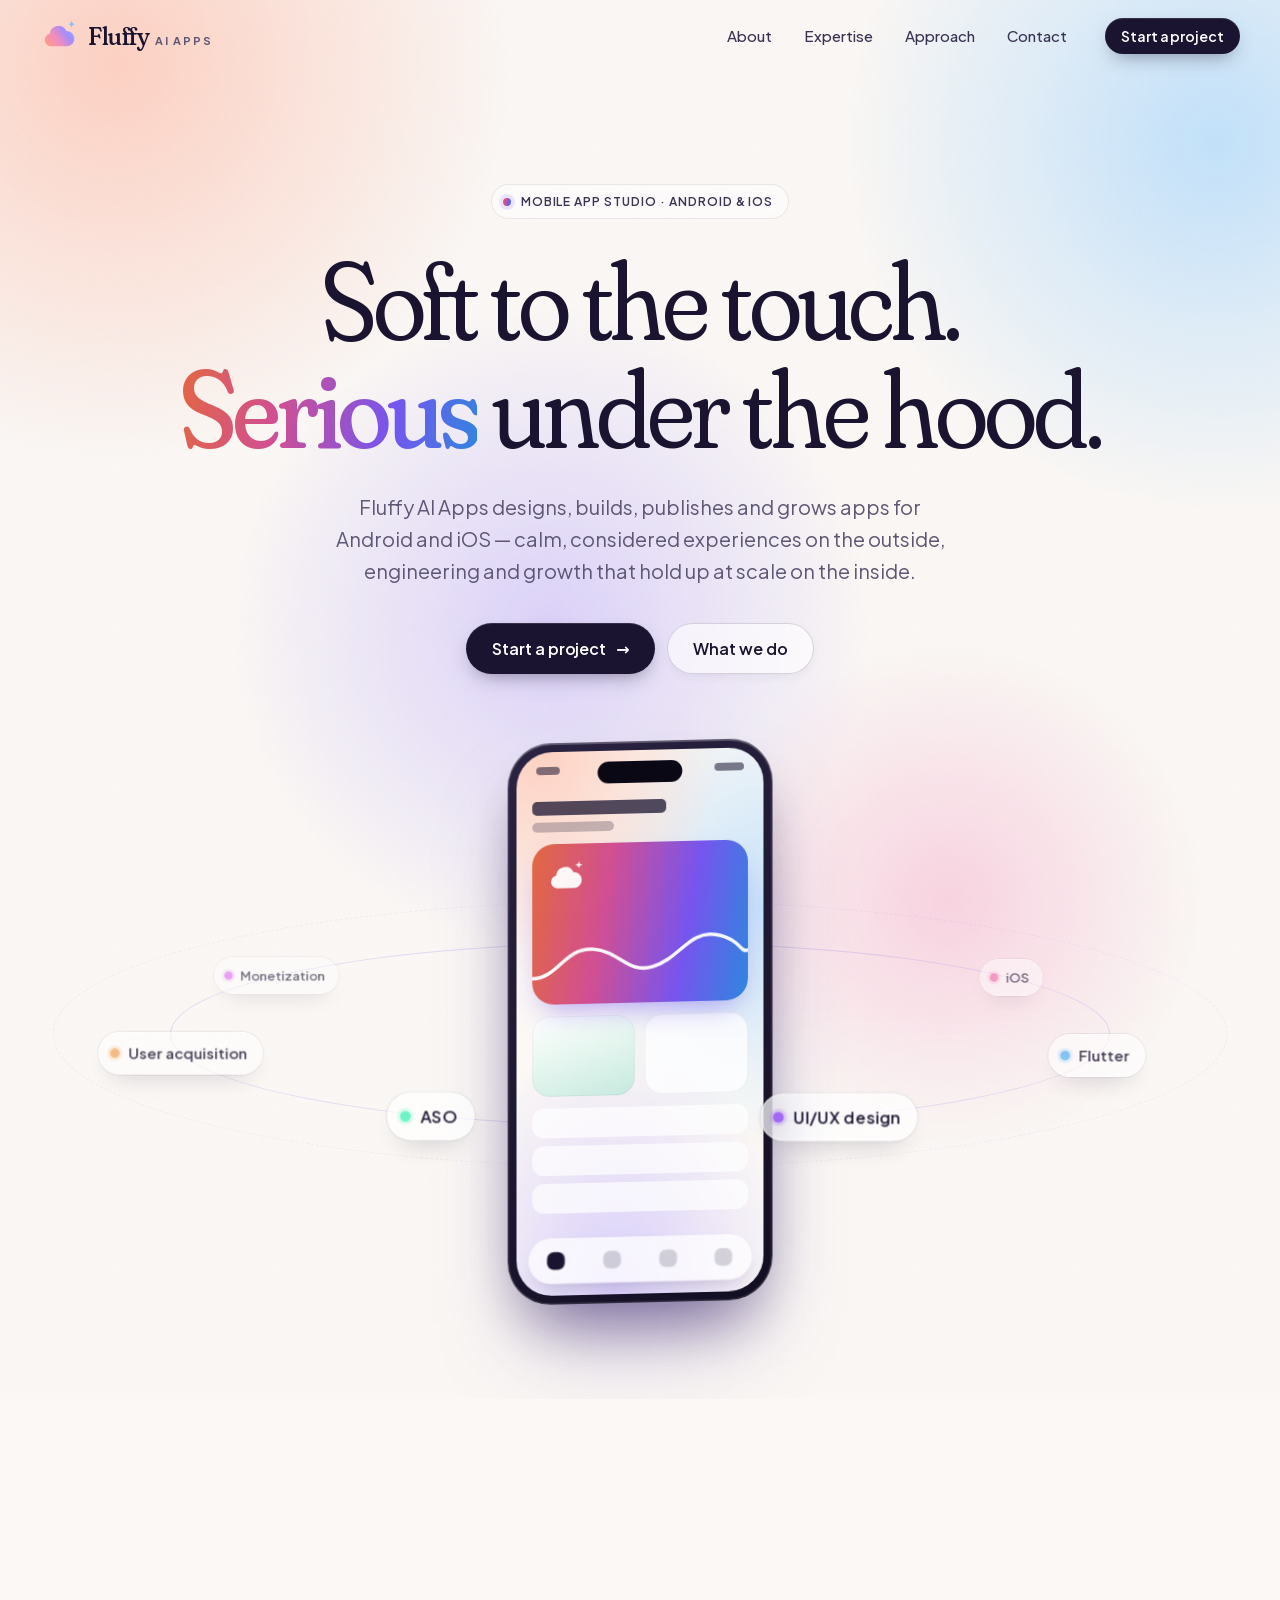
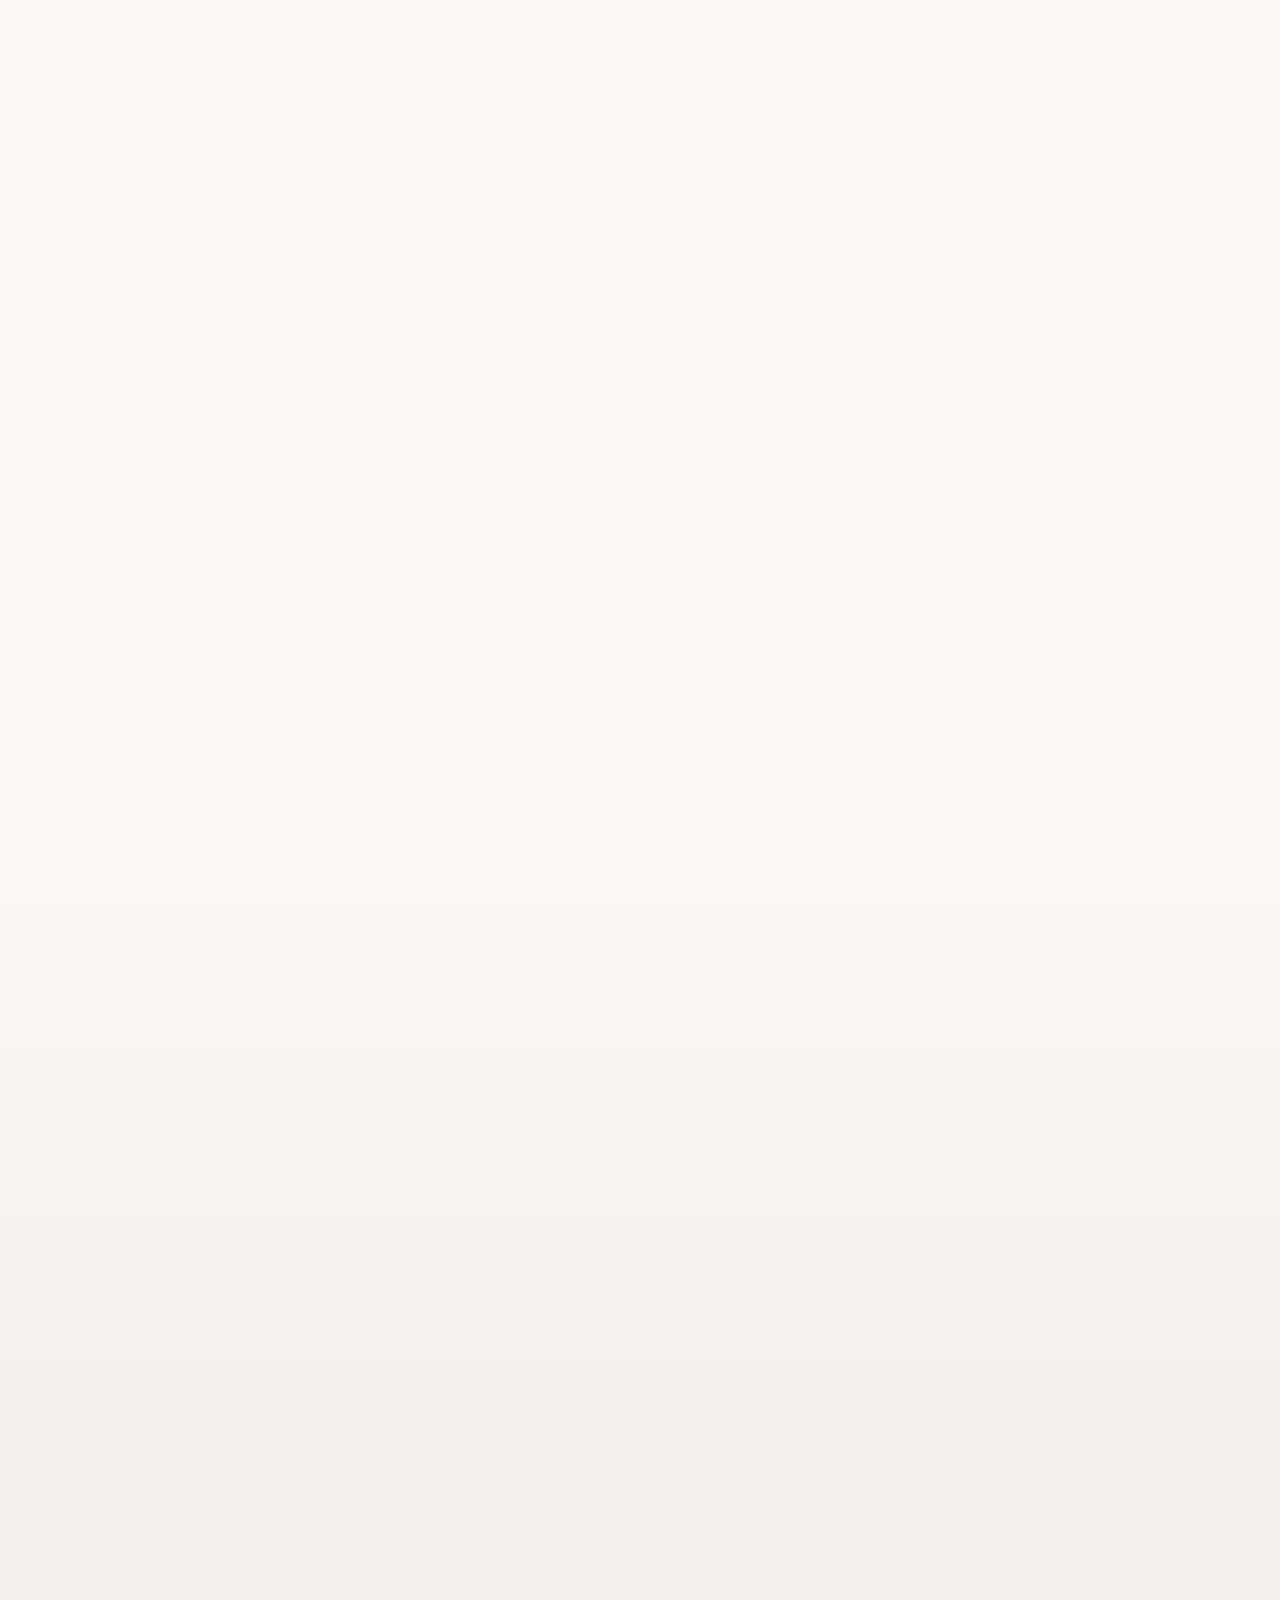
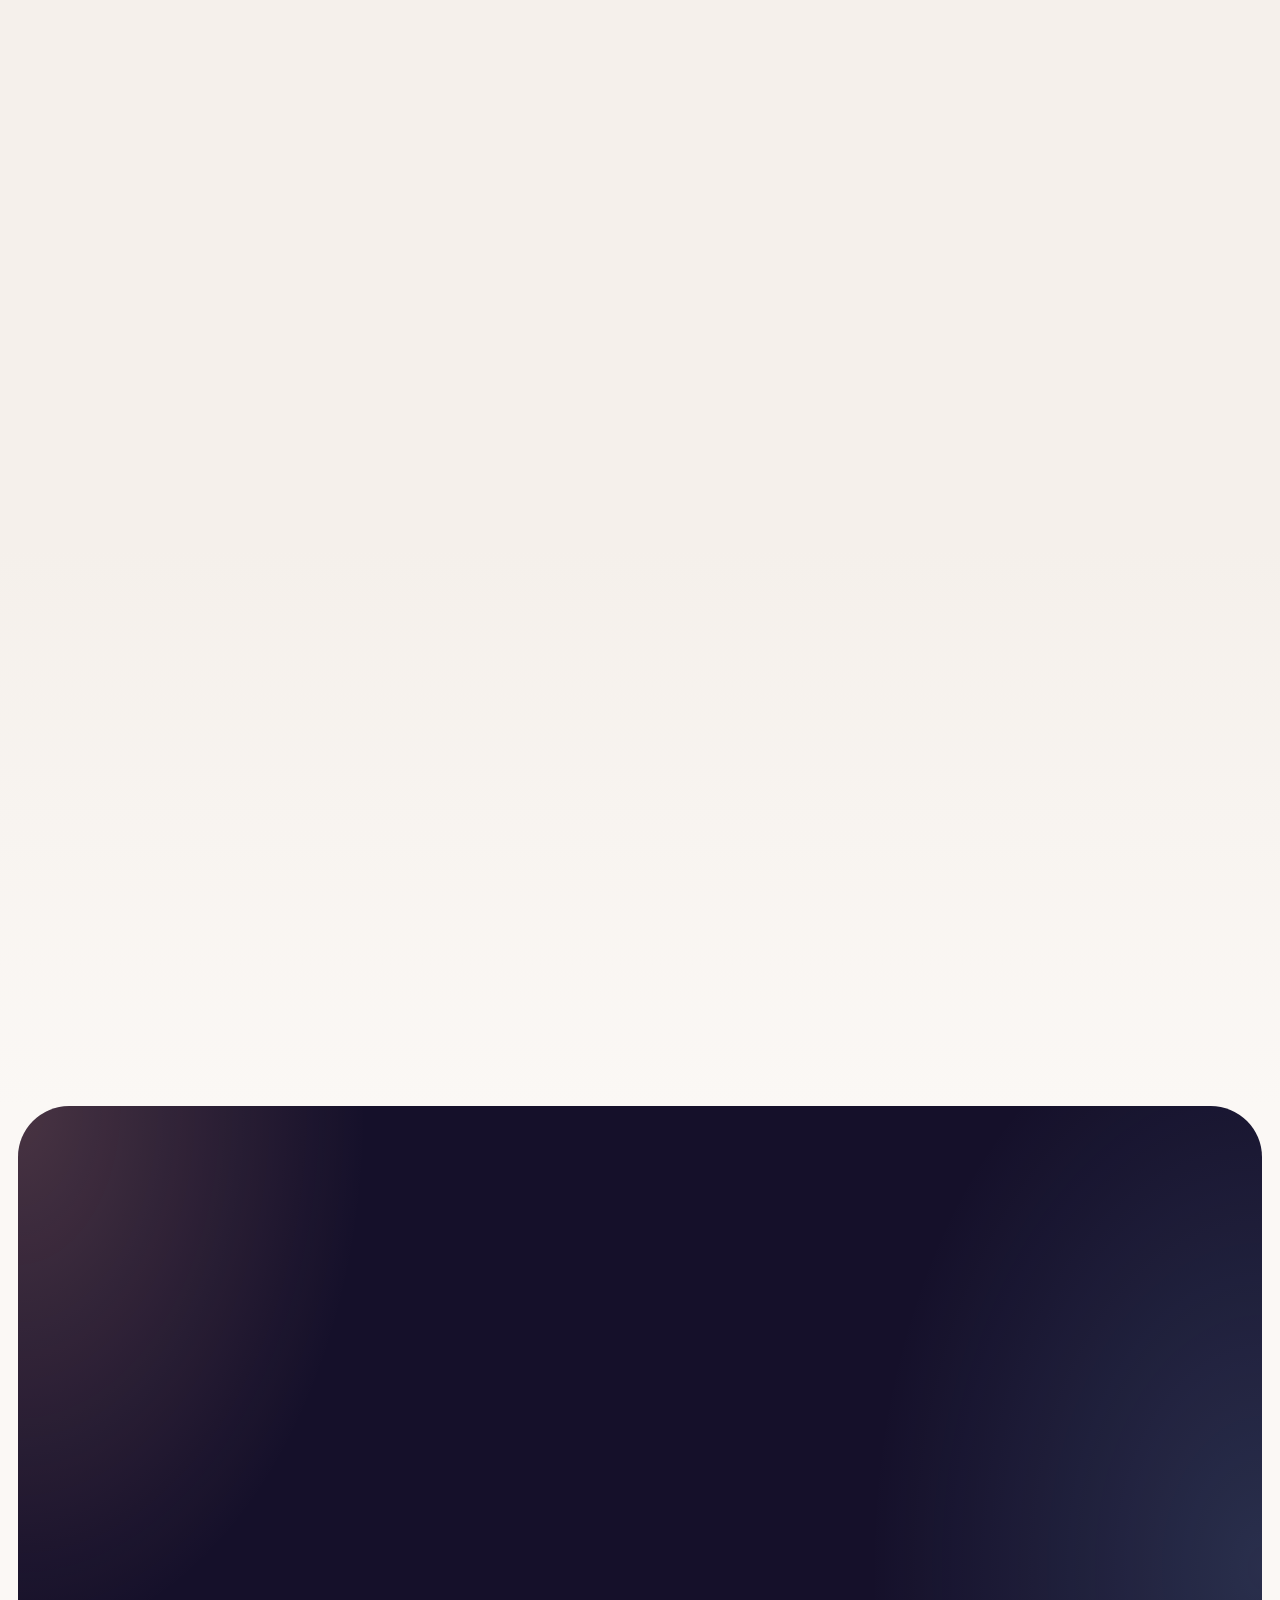
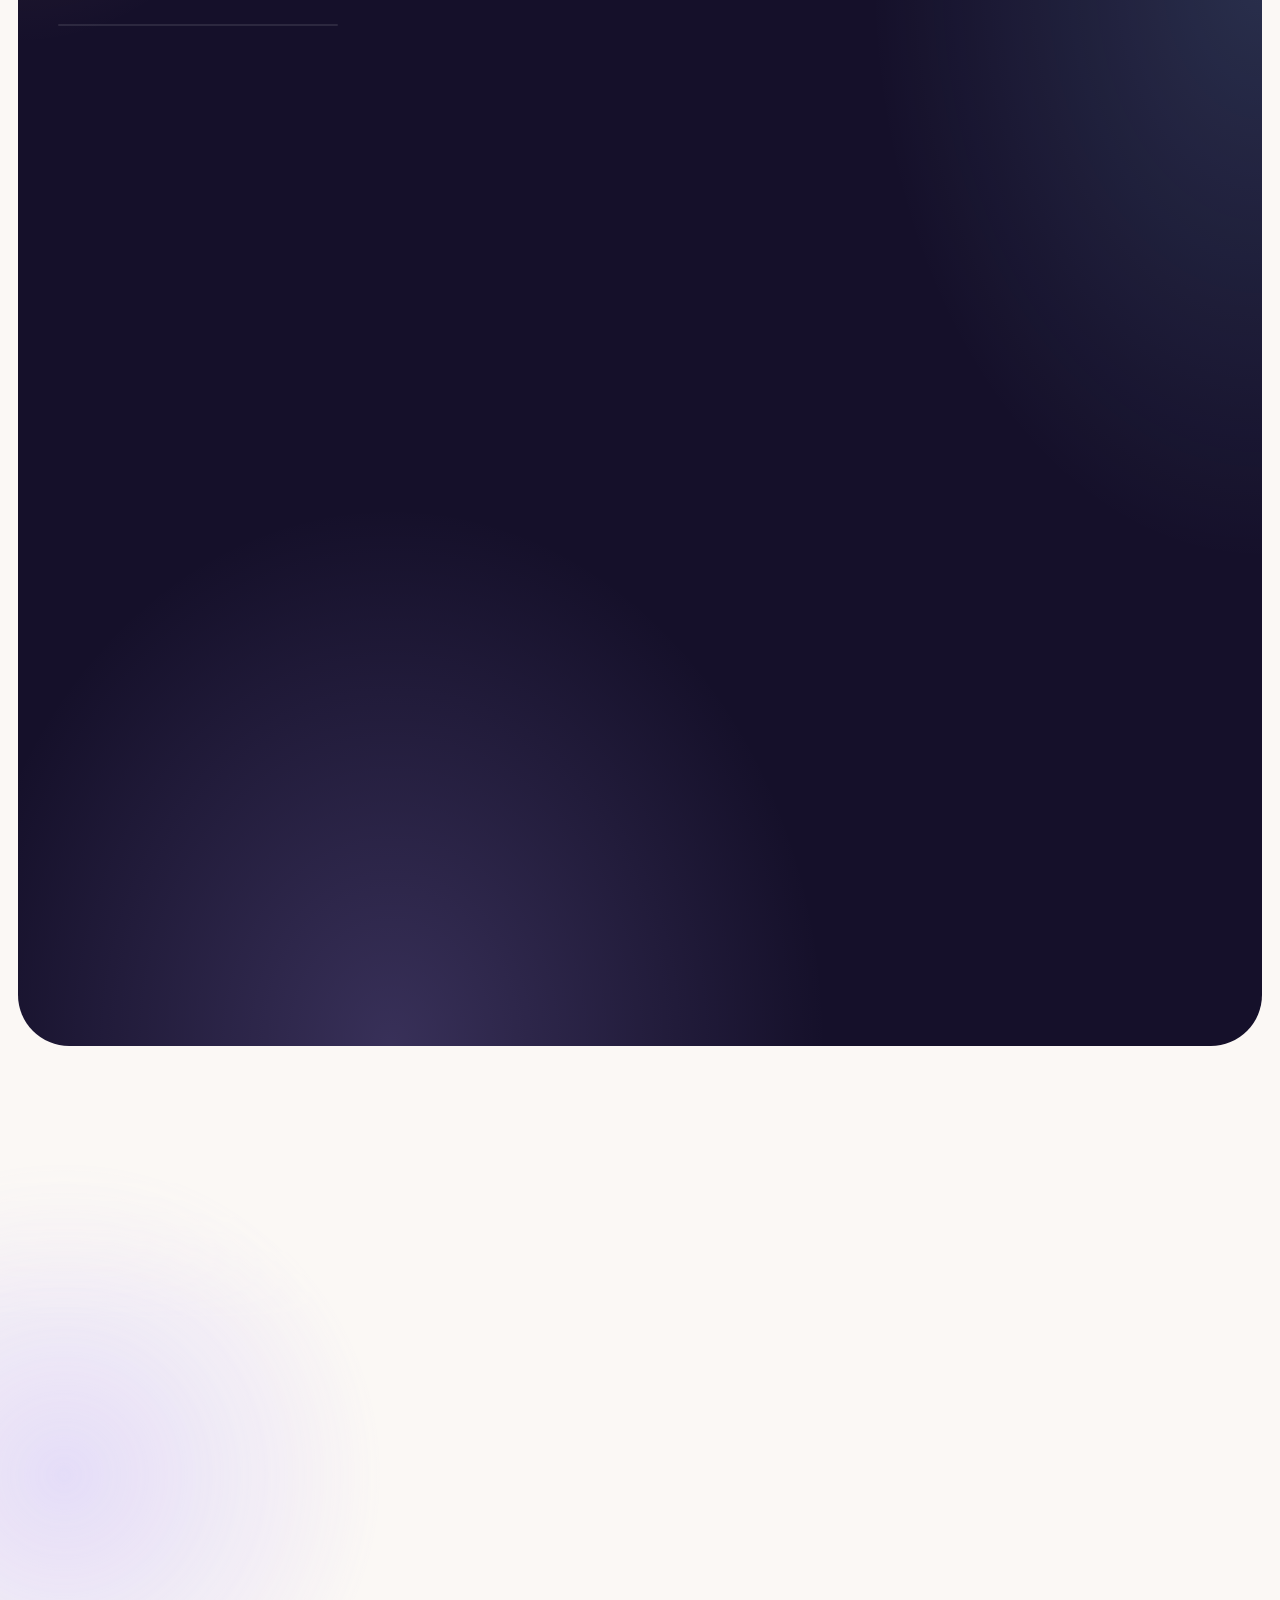
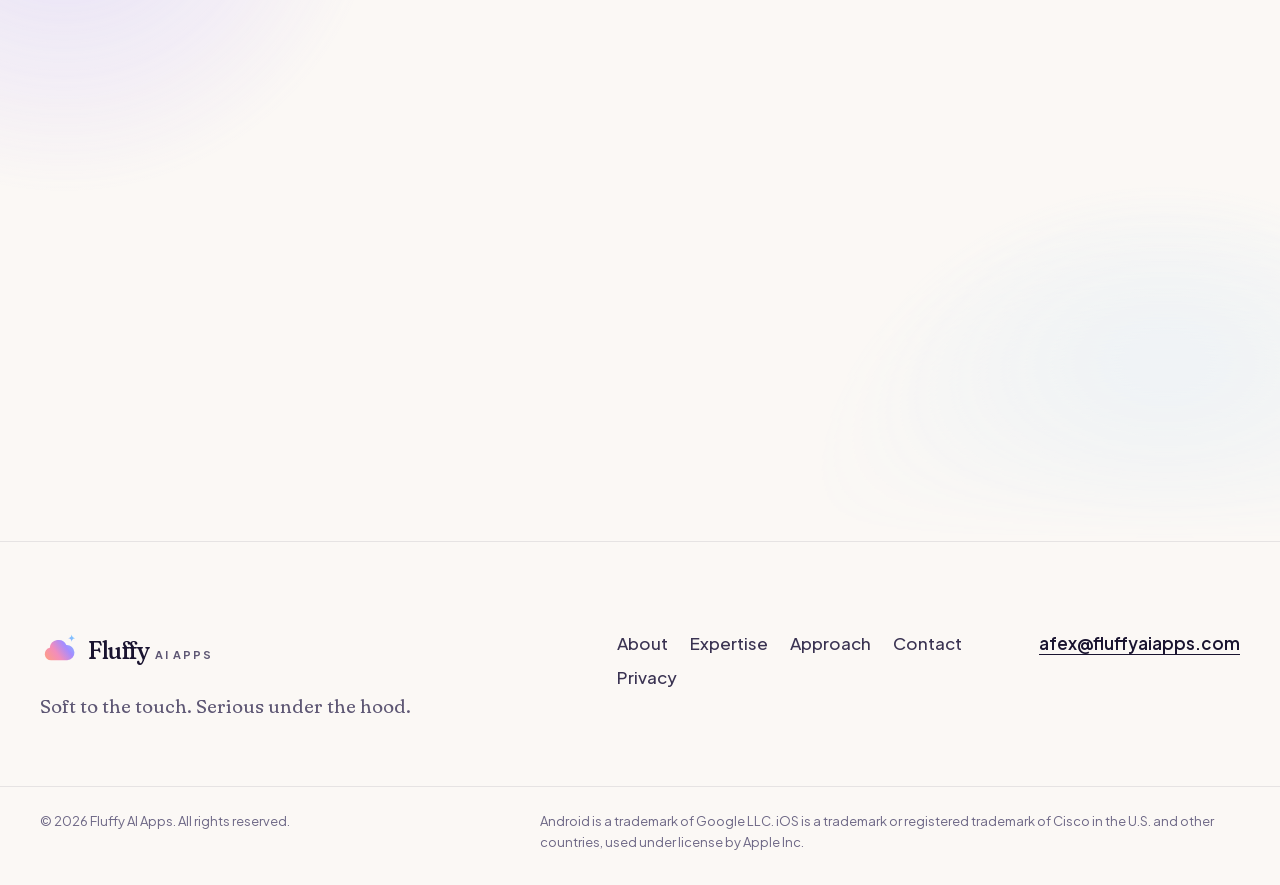
<file: index.html>
<!doctype html>
<html lang="en">
<head>
  <meta charset="utf-8">
  <meta name="viewport" content="width=device-width, initial-scale=1, viewport-fit=cover">
  <meta http-equiv="Content-Security-Policy" content="default-src 'self'; script-src 'self'; style-src 'self'; img-src 'self' data:; font-src 'self'; connect-src 'self' https://formspree.io; form-action 'self' mailto: https://formspree.io; base-uri 'self'; object-src 'none'; upgrade-insecure-requests">
  <meta name="referrer" content="strict-origin-when-cross-origin">

  <title>Fluffy AI Apps — Android &amp; iOS App Development, Design and Growth</title>
  <meta name="description" content="Fluffy AI Apps designs, builds, publishes and grows Android and iOS apps — native and Flutter development, UI/UX design, ASO, user acquisition and monetization.">
  <link rel="canonical" href="https://fluffyaiapps.com/">
  <meta name="theme-color" content="#FBF8F5">
  <meta name="color-scheme" content="light">
  <meta name="robots" content="index, follow, max-image-preview:large">

  <meta property="og:type" content="website">
  <meta property="og:site_name" content="Fluffy AI Apps">
  <meta property="og:title" content="Fluffy AI Apps — Soft to the touch. Serious under the hood.">
  <meta property="og:description" content="A mobile app company for Android and iOS: development, UI/UX design, publishing, ASO, user acquisition and monetization.">
  <meta property="og:url" content="https://fluffyaiapps.com/">
  <meta property="og:image" content="https://fluffyaiapps.com/assets/img/og-image.png">
  <meta property="og:image:width" content="1200">
  <meta property="og:image:height" content="630">
  <meta property="og:image:alt" content="Fluffy AI Apps logo — a soft gradient cloud — with the line Soft to the touch. Serious under the hood.">
  <meta property="og:locale" content="en_US">
  <meta name="twitter:card" content="summary_large_image">
  <meta name="twitter:title" content="Fluffy AI Apps — Soft to the touch. Serious under the hood.">
  <meta name="twitter:description" content="A mobile app company for Android and iOS: development, UI/UX design, publishing, ASO, user acquisition and monetization.">
  <meta name="twitter:image" content="https://fluffyaiapps.com/assets/img/og-image.png">

  <link rel="icon" href="/favicon.ico" sizes="32x32">
  <link rel="icon" href="/assets/img/favicon.svg" type="image/svg+xml">
  <link rel="apple-touch-icon" href="/assets/img/apple-touch-icon.png">
  <link rel="manifest" href="/site.webmanifest">

  <link rel="preload" href="/assets/fonts/fraunces-soft.woff2" as="font" type="font/woff2" crossorigin>
  <link rel="preload" href="/assets/fonts/jakarta-latin.woff2" as="font" type="font/woff2" crossorigin>
  <link rel="stylesheet" href="/assets/css/styles.css">
  <script src="/assets/js/main.js" defer></script>

  <script type="application/ld+json">
  {
    "@context": "https://schema.org",
    "@graph": [
      {
        "@type": "Organization",
        "@id": "https://fluffyaiapps.com/#organization",
        "name": "Fluffy AI Apps",
        "url": "https://fluffyaiapps.com/",
        "logo": "https://fluffyaiapps.com/assets/img/icon-512.png",
        "email": "afex@fluffyaiapps.com",
        "description": "Mobile app company specialising in Android and iOS app development, publishing, UI/UX design, app store optimization, user acquisition and monetization.",
        "knowsAbout": ["Android app development", "iOS app development", "Flutter", "UI/UX design", "App store optimization", "User acquisition", "App monetization"]
      },
      {
        "@type": "WebSite",
        "@id": "https://fluffyaiapps.com/#website",
        "url": "https://fluffyaiapps.com/",
        "name": "Fluffy AI Apps",
        "publisher": { "@id": "https://fluffyaiapps.com/#organization" },
        "inLanguage": "en"
      }
    ]
  }
  </script>
</head>
<body>
  <!-- Shared logo symbol (kept rendered at 0×0 so its gradient works in every browser) -->
  <svg class="sprite" aria-hidden="true" focusable="false" width="0" height="0">
    <defs>
      <linearGradient id="fluff-grad" x1="6" y1="36" x2="42" y2="10" gradientUnits="userSpaceOnUse">
        <stop offset="0" stop-color="#FF9F82"/>
        <stop offset=".38" stop-color="#F28DBB"/>
        <stop offset=".7" stop-color="#A58CFF"/>
        <stop offset="1" stop-color="#7FC2FF"/>
      </linearGradient>
      <symbol id="mark" viewBox="0 0 48 48">
        <path fill="url(#fluff-grad)" d="M14 37a8 8 0 0 1-1.6-15.84A11 11 0 0 1 33.3 17.6 8.7 8.7 0 0 1 34.3 37H14Z"/>
        <path fill="url(#fluff-grad)" d="M40 4.5c.4 2.9 1.6 4.1 4.5 4.5-2.9.4-4.1 1.6-4.5 4.5-.4-2.9-1.6-4.1-4.5-4.5 2.9-.4 4.1-1.6 4.5-4.5Z"/>
      </symbol>
      <linearGradient id="ink-grad" x1="0" y1="1" x2="1" y2="0">
        <stop offset="0" stop-color="#E9744F"/>
        <stop offset=".4" stop-color="#D65597"/>
        <stop offset=".75" stop-color="#7B5CF0"/>
        <stop offset="1" stop-color="#3B8DE3"/>
      </linearGradient>
    </defs>
  </svg>

  <a class="skip-link" href="#main">Skip to content</a>

  <header class="site-header" data-header>
    <div class="container header-inner">
      <a class="brand" href="#top" aria-label="Fluffy AI Apps — back to top">
        <svg class="brand-mark" aria-hidden="true"><use href="#mark"/></svg>
        <span class="brand-word">Fluffy<span class="brand-sub">AI Apps</span></span>
      </a>

      <nav class="nav" aria-label="Primary">
        <ul class="nav-list" id="nav-list">
          <li><a href="#about" data-nav>About</a></li>
          <li><a href="#expertise" data-nav>Expertise</a></li>
          <li><a href="#approach" data-nav>Approach</a></li>
          <li><a href="#contact" data-nav>Contact</a></li>
        </ul>
      </nav>

      <a class="btn btn-ink btn-sm header-cta" href="#contact">Start a project</a>

      <button class="menu-toggle" type="button" aria-expanded="false" aria-controls="mobile-menu" data-menu-toggle>
        <span class="sr-only">Open menu</span>
        <span class="menu-bars" aria-hidden="true"><span></span><span></span></span>
      </button>
    </div>

  </header>

  <nav class="mobile-menu" id="mobile-menu" aria-label="Mobile" hidden data-mobile-menu>
    <ul>
      <li><a href="#about" data-nav>About</a></li>
      <li><a href="#expertise" data-nav>Expertise</a></li>
      <li><a href="#approach" data-nav>Approach</a></li>
      <li><a href="#contact" data-nav>Contact</a></li>
    </ul>
    <a class="btn btn-ink" href="#contact" data-nav>Start a project</a>
    <p class="mobile-menu-mail"><a href="mailto:afex@fluffyaiapps.com">afex@fluffyaiapps.com</a></p>
  </nav>

  <main id="main">
    <!-- ============ HERO ============ -->
    <section class="hero" id="top" aria-labelledby="hero-title">
      <div class="aurora" aria-hidden="true">
        <span class="blob b1"></span><span class="blob b2"></span><span class="blob b3"></span><span class="blob b4"></span>
      </div>
      <div class="grain" aria-hidden="true"></div>

      <div class="container hero-inner">
        <p class="eyebrow hero-eyebrow load-in"><span class="dot" aria-hidden="true"></span>Mobile app studio · Android &amp; iOS</p>
        <h1 class="hero-title load-in d1" id="hero-title">
          Soft to the touch.<br>
          <em class="ink-grad">Serious</em> under&nbsp;the&nbsp;hood.
        </h1>
        <p class="hero-lede load-in d2">Fluffy AI Apps designs, builds, publishes and grows apps for Android and iOS — calm, considered experiences on the outside, engineering and growth that hold up at scale on the inside.</p>
        <div class="hero-ctas load-in d3">
          <a class="btn btn-ink btn-lg" href="#contact">Start a project <span class="btn-arrow" aria-hidden="true">→</span></a>
          <a class="btn btn-glass btn-lg" href="#expertise">What we do</a>
        </div>
      </div>

      <!-- Stage: the seven disciplines orbiting a single product -->
      <div class="stage load-in d4" data-stage aria-hidden="true">
        <div class="orbit-ring"></div>
        <div class="orbit-ring r2"></div>
        <div class="phone" data-phone>
          <div class="phone-body">
            <div class="phone-screen">
              <div class="ps-island"></div>
              <div class="ps-status"><span></span><span></span></div>
              <div class="ps-hello"><span class="w60"></span><span class="w35"></span></div>
              <div class="ps-card">
                <svg class="ps-mark"><use href="#mark"/></svg>
                <svg class="ps-wave" viewBox="0 0 200 60" preserveAspectRatio="none"><path d="M0 46C24 46 30 20 56 22S88 44 112 38 146 8 170 12 192 28 200 26" fill="none" stroke="rgba(255,255,255,.95)" stroke-width="3" stroke-linecap="round"/></svg>
              </div>
              <div class="ps-tiles"><span></span><span></span></div>
              <div class="ps-list"><span></span><span></span><span></span></div>
              <div class="ps-tabbar"><i class="on"></i><i></i><i></i><i></i></div>
            </div>
          </div>
        </div>
        <ul class="orbit" data-orbit>
          <li class="pill" data-h="14"><b class="pd"></b>Android</li>
          <li class="pill" data-h="330"><b class="pd"></b>iOS</li>
          <li class="pill" data-h="205"><b class="pd"></b>Flutter</li>
          <li class="pill" data-h="265"><b class="pd"></b>UI/UX design</li>
          <li class="pill" data-h="160"><b class="pd"></b>ASO</li>
          <li class="pill" data-h="30"><b class="pd"></b>User acquisition</li>
          <li class="pill" data-h="290"><b class="pd"></b>Monetization</li>
        </ul>
      </div>
    </section>

    <!-- ============ ABOUT ============ -->
    <section class="section about" id="about" aria-labelledby="about-title">
      <div class="container">
        <div class="about-head">
          <p class="eyebrow reveal">About us</p>
          <h2 class="h2 reveal d1" id="about-title">We make apps that feel <em class="ink-grad">light</em>&nbsp;— and do the heavy lifting.</h2>
        </div>
        <div class="about-body">
          <p class="lede reveal d1">Fluffy AI Apps is a mobile app company working across Android and iOS. We design, engineer, publish and grow apps as one continuous piece of work — from the first sketch to the hundredth update — so the choices that shape how an app feels, performs, gets found and earns are made together, by one team.</p>
          <p class="lede muted reveal d2">Every decision is weighed against the same question: does this make the app easier to love?</p>
        </div>

        <ul class="beliefs">
          <li class="belief reveal">
            <span class="belief-ico" aria-hidden="true">
              <svg viewBox="0 0 40 40"><circle cx="20" cy="20" r="13" fill="none" stroke="url(#ink-grad)" stroke-width="2"/><circle cx="20" cy="20" r="6" fill="url(#ink-grad)" opacity=".85"/></svg>
            </span>
            <h3>Softness is a feature</h3>
            <p>Calm interfaces, forgiving flows and motion that explains rather than decorates.</p>
          </li>
          <li class="belief reveal d1">
            <span class="belief-ico" aria-hidden="true">
              <svg viewBox="0 0 40 40"><path d="M8 30h6v-6h6v-6h6v-6h6" fill="none" stroke="url(#ink-grad)" stroke-width="2" stroke-linecap="round" stroke-linejoin="round"/><circle cx="32" cy="12" r="3" fill="url(#ink-grad)"/></svg>
            </span>
            <h3>Craft compounds</h3>
            <p>Small, careful improvements shipped often beat big rewrites shipped rarely.</p>
          </li>
          <li class="belief reveal d2">
            <span class="belief-ico" aria-hidden="true">
              <svg viewBox="0 0 40 40"><path d="M20 7v26M7 20h26" stroke="url(#ink-grad)" stroke-width="2" stroke-linecap="round"/><circle cx="20" cy="20" r="13" fill="none" stroke="url(#ink-grad)" stroke-width="2" stroke-dasharray="3 5" stroke-linecap="round"/></svg>
            </span>
            <h3>Growth is part of the product</h3>
            <p>Store presence, acquisition and monetization are designed in from day one — not bolted on after launch.</p>
          </li>
        </ul>
      </div>
    </section>

    <!-- ============ EXPERTISE ============ -->
    <section class="section expertise" id="expertise" aria-labelledby="expertise-title">
      <div class="container">
        <div class="section-head">
          <p class="eyebrow reveal">Our expertise</p>
          <h2 class="h2 reveal d1" id="expertise-title">Everything an app needs, <em class="ink-grad">under one roof.</em></h2>
          <p class="lede muted reveal d2">Platform engineering, product design and the growth work that happens after launch — handled by people who talk to each other every day.</p>
        </div>

        <div class="bento">
          <article class="card c-android reveal">
            <div class="card-art" aria-hidden="true">
              <svg viewBox="0 0 220 140">
                <rect x="70" y="10" width="80" height="150" rx="16" fill="#fff" stroke="#E7E1F0" stroke-width="2"/>
                <rect x="80" y="30" width="60" height="34" rx="10" fill="url(#ink-grad)" opacity=".9"/>
                <rect x="80" y="72" width="28" height="28" rx="14" fill="#E9F6EE"/><rect x="112" y="72" width="28" height="28" rx="8" fill="#EEE9FF"/>
                <rect x="80" y="108" width="60" height="8" rx="4" fill="#EEEAF3"/><rect x="80" y="122" width="40" height="8" rx="4" fill="#EEEAF3"/>
                <circle cx="110" cy="19" r="2.5" fill="#D9D2E6"/>
                <rect x="160" y="96" width="44" height="44" rx="16" fill="#3DDC84" opacity=".22"/><path d="M174 118l6 6 12-12" stroke="#1F9D5A" stroke-width="3" fill="none" stroke-linecap="round" stroke-linejoin="round"/>
              </svg>
            </div>
            <div class="card-copy">
              <h3>Android</h3>
              <p>Native Kotlin and Jetpack Compose apps that respect the platform: Material patterns, fast cold starts and careful handling of the long tail of devices.</p>
              <ul class="tags"><li>Kotlin</li><li>Jetpack Compose</li><li>Google Play</li></ul>
            </div>
          </article>

          <article class="card c-ios reveal d1">
            <div class="card-art" aria-hidden="true">
              <svg viewBox="0 0 220 140">
                <rect x="70" y="10" width="80" height="150" rx="22" fill="#fff" stroke="#E7E1F0" stroke-width="2"/>
                <rect x="96" y="18" width="28" height="8" rx="4" fill="#1A1430"/>
                <rect x="80" y="36" width="60" height="44" rx="14" fill="#F3EEFF"/>
                <circle cx="96" cy="58" r="9" fill="url(#ink-grad)"/><rect x="110" y="52" width="22" height="5" rx="2.5" fill="#CFC5E8"/><rect x="110" y="61" width="14" height="5" rx="2.5" fill="#E2DBF2"/>
                <rect x="80" y="88" width="60" height="22" rx="11" fill="#1A1430"/><rect x="96" y="96" width="28" height="6" rx="3" fill="#fff" opacity=".85"/>
                <rect x="80" y="118" width="60" height="7" rx="3.5" fill="#EEEAF3"/>
                <rect x="16" y="88" width="44" height="44" rx="16" fill="#93CFFF" opacity=".28"/><path d="M38 100v20M28 110h20" stroke="#2F7FD0" stroke-width="3" stroke-linecap="round"/>
              </svg>
            </div>
            <div class="card-copy">
              <h3>iOS</h3>
              <p>Swift and SwiftUI apps that feel at home on iPhone and iPad, built to the Human Interface Guidelines and ready for App Store review.</p>
              <ul class="tags"><li>Swift</li><li>SwiftUI</li><li>App Store</li></ul>
            </div>
          </article>

          <article class="card c-flutter reveal">
            <div class="card-art" aria-hidden="true">
              <svg viewBox="0 0 220 140">
                <rect x="24" y="44" width="70" height="56" rx="14" fill="#fff" stroke="#E7E1F0" stroke-width="2"/>
                <path d="M40 72h38M40 82h24" stroke="#CFC5E8" stroke-width="5" stroke-linecap="round"/><path d="M40 60h20" stroke="url(#ink-grad)" stroke-width="5" stroke-linecap="round"/>
                <path d="M100 72h14" stroke="#B9AEDA" stroke-width="2" stroke-dasharray="3 4"/>
                <path d="M114 72c16 0 16-34 34-34M114 72c16 0 16 34 34 34" fill="none" stroke="url(#ink-grad)" stroke-width="2.5" stroke-linecap="round"/>
                <rect x="150" y="22" width="48" height="32" rx="10" fill="#E9F6EE"/><rect x="150" y="90" width="48" height="32" rx="10" fill="#EAF4FF"/>
                <text x="174" y="43" text-anchor="middle" font-size="11" font-weight="700" fill="#1F9D5A" font-family="ui-sans-serif,system-ui">AND</text>
                <text x="174" y="111" text-anchor="middle" font-size="11" font-weight="700" fill="#2F7FD0" font-family="ui-sans-serif,system-ui">iOS</text>
              </svg>
            </div>
            <div class="card-copy">
              <h3>Flutter</h3>
              <p>One codebase for both platforms when speed matters, with native platform channels where native code earns its place.</p>
              <ul class="tags"><li>Dart</li><li>Cross-platform</li><li>Platform channels</li></ul>
            </div>
          </article>

          <article class="card c-design reveal d1">
            <div class="card-art" aria-hidden="true">
              <svg viewBox="0 0 220 140">
                <rect x="34" y="26" width="96" height="76" rx="14" fill="#fff" stroke="#E7E1F0" stroke-width="2"/>
                <rect x="78" y="46" width="104" height="76" rx="14" fill="#FFF6F2" stroke="#F6D6CA" stroke-width="2"/>
                <circle cx="104" cy="74" r="12" fill="url(#ink-grad)"/><rect x="124" y="66" width="44" height="6" rx="3" fill="#F2C6B6"/><rect x="124" y="78" width="30" height="6" rx="3" fill="#F8DDD3"/>
                <rect x="94" y="96" width="74" height="14" rx="7" fill="#1A1430"/>
                <path d="M170 30l14 34-10-3-6 10z" fill="#1A1430" stroke="#fff" stroke-width="2" stroke-linejoin="round"/>
              </svg>
            </div>
            <div class="card-copy">
              <h3>UI/UX design</h3>
              <p>Research-led flows, design systems and prototypes, tested with real people before a line of production code is written.</p>
              <ul class="tags"><li>Product design</li><li>Design systems</li><li>Prototyping</li></ul>
            </div>
          </article>

          <article class="card c-aso reveal d2">
            <div class="card-art" aria-hidden="true">
              <svg viewBox="0 0 220 140">
                <rect x="30" y="20" width="160" height="30" rx="15" fill="#fff" stroke="#E7E1F0" stroke-width="2"/>
                <circle cx="50" cy="35" r="6" fill="none" stroke="#7B5CF0" stroke-width="2.5"/><path d="M54.5 39.5l4 4" stroke="#7B5CF0" stroke-width="2.5" stroke-linecap="round"/>
                <rect x="66" y="31" width="70" height="8" rx="4" fill="#E2DBF2"/>
                <rect x="40" y="96" width="22" height="26" rx="6" fill="#EEE9FF"/><rect x="72" y="82" width="22" height="40" rx="6" fill="#E3DAFF"/><rect x="104" y="70" width="22" height="52" rx="6" fill="#CDBDFF"/><rect x="136" y="60" width="22" height="62" rx="6" fill="url(#ink-grad)"/>
                <path d="M168 76l12-14 8 8" fill="none" stroke="#D65597" stroke-width="2.5" stroke-linecap="round" stroke-linejoin="round"/>
              </svg>
            </div>
            <div class="card-copy">
              <h3>ASO</h3>
              <p>Keyword research, store listings, screenshots and localized metadata that help the right people find the app.</p>
              <ul class="tags"><li>Keywords</li><li>Store creatives</li><li>Localization</li></ul>
            </div>
          </article>

          <article class="card c-ua reveal">
            <div class="card-art" aria-hidden="true">
              <svg viewBox="0 0 220 140">
                <g fill="#CDBDFF"><circle cx="30" cy="30" r="5"/><circle cx="50" cy="22" r="5"/><circle cx="44" cy="44" r="5"/><circle cx="26" cy="56" r="5"/><circle cx="48" cy="66" r="5"/><circle cx="30" cy="82" r="5"/><circle cx="52" cy="92" r="5"/><circle cx="28" cy="108" r="5"/><circle cx="50" cy="116" r="5"/></g>
                <path d="M70 20h50l-14 40v40l-22 16V60z" fill="#F3EEFF" stroke="#D9CEF7" stroke-width="2" stroke-linejoin="round"/>
                <g fill="url(#ink-grad)"><circle cx="150" cy="56" r="7"/><circle cx="172" cy="70" r="7"/><circle cx="152" cy="86" r="7"/></g>
                <path d="M124 70h12" stroke="#B9AEDA" stroke-width="2" stroke-dasharray="3 4"/>
                <path d="M144 112h48" stroke="#1A1430" stroke-width="3" stroke-linecap="round"/><path d="M144 112h30" stroke="#D65597" stroke-width="3" stroke-linecap="round"/>
              </svg>
            </div>
            <div class="card-copy">
              <h3>User acquisition</h3>
              <p>Measured paid and organic growth, with attribution set up properly so every channel is judged by the users it actually keeps.</p>
              <ul class="tags"><li>Paid social &amp; search</li><li>Attribution</li><li>Creative testing</li></ul>
            </div>
          </article>

          <article class="card c-money reveal d1">
            <div class="card-art" aria-hidden="true">
              <svg viewBox="0 0 220 140">
                <rect x="30" y="18" width="92" height="108" rx="16" fill="#fff" stroke="#E7E1F0" stroke-width="2"/>
                <rect x="42" y="32" width="68" height="10" rx="5" fill="#E2DBF2"/>
                <rect x="42" y="52" width="68" height="24" rx="10" fill="#FFF1EC" stroke="#F2C6B6" stroke-width="2"/>
                <rect x="42" y="82" width="68" height="24" rx="10" fill="#F3EEFF" stroke="url(#ink-grad)" stroke-width="2"/>
                <circle cx="54" cy="94" r="4" fill="url(#ink-grad)"/><rect x="64" y="91" width="34" height="6" rx="3" fill="#CDBDFF"/>
                <path d="M136 112c14 0 18-22 30-26s14-24 34-30" fill="none" stroke="url(#ink-grad)" stroke-width="3" stroke-linecap="round"/>
                <circle cx="200" cy="56" r="6" fill="#fff" stroke="#D65597" stroke-width="3"/>
              </svg>
            </div>
            <div class="card-copy">
              <h3>Monetization</h3>
              <p>Subscriptions, in-app purchases and ads designed around user value — clear paywalls, fair trials and pricing that is tested, not guessed.</p>
              <ul class="tags"><li>Subscriptions</li><li>In-app purchases</li><li>Ad mediation</li></ul>
            </div>
          </article>
        </div>
      </div>
    </section>

    <!-- ============ APPROACH ============ -->
    <section class="section approach" id="approach" aria-labelledby="approach-title">
      <div class="approach-glow" aria-hidden="true"></div>
      <div class="container approach-grid">
        <div class="approach-side">
          <p class="eyebrow on-dark reveal">Our approach</p>
          <h2 class="h2 on-dark reveal d1" id="approach-title">Four promises we make to every product.</h2>
          <p class="lede on-dark-muted reveal d2">They are how we decide what to build, how we build it, and when something is ready to ship.</p>
          <div class="approach-progress" aria-hidden="true"><span data-progress></span></div>
        </div>

        <ol class="principles" data-principles>
          <li class="principle reveal">
            <span class="p-num">01</span>
            <div>
              <h3>Product innovation</h3>
              <p>We start from the problem, not the feature list. Ideas are prototyped quickly, put in front of users early, and kept only if they earn their place.</p>
              <ul class="p-points"><li>Problem-first discovery</li><li>Fast, disposable prototypes</li><li>Evidence over opinion</li></ul>
            </div>
          </li>
          <li class="principle reveal">
            <span class="p-num">02</span>
            <div>
              <h3>Quality</h3>
              <p>Performance, accessibility and stability are treated as features. Releases pass automated tests, real-device testing and staged rollouts before they reach everyone.</p>
              <ul class="p-points"><li>Automated &amp; device testing</li><li>Accessibility from the first screen</li><li>Staged rollouts, crash monitoring</li></ul>
            </div>
          </li>
          <li class="principle reveal">
            <span class="p-num">03</span>
            <div>
              <h3>Scalability</h3>
              <p>Architecture, infrastructure and process are built to grow with the product — so the hundredth feature is as safe to ship as the first.</p>
              <ul class="p-points"><li>Modular, documented codebases</li><li>Infrastructure that scales on demand</li><li>Analytics you can trust</li></ul>
            </div>
          </li>
          <li class="principle reveal">
            <span class="p-num">04</span>
            <div>
              <h3>User experience</h3>
              <p>Every screen is judged by how it feels to use: fewer steps, clearer language, motion with meaning and respect for people's time and attention.</p>
              <ul class="p-points"><li>Clear, humane copy</li><li>Motion that explains</li><li>No dark patterns</li></ul>
            </div>
          </li>
        </ol>
      </div>
    </section>

    <!-- ============ CONTACT ============ -->
    <section class="section contact" id="contact" aria-labelledby="contact-title">
      <div class="aurora soft" aria-hidden="true"><span class="blob b2"></span><span class="blob b3"></span></div>
      <div class="container contact-grid">
        <div class="contact-intro">
          <p class="eyebrow reveal">Contact us</p>
          <h2 class="h2 reveal d1" id="contact-title">Let's make something people <em class="ink-grad">love to open.</em></h2>
          <p class="lede muted reveal d2">Tell us about your app, your idea, or the problem you're stuck on. Every message is read by a person, and we reply personally.</p>

          <dl class="contact-facts reveal d3">
            <div>
              <dt>Email</dt>
              <dd><a class="link" href="mailto:afex@fluffyaiapps.com">afex@fluffyaiapps.com</a></dd>
            </div>
            <div>
              <dt>Platforms</dt>
              <dd>Android · iOS · Flutter</dd>
            </div>
            <div>
              <dt>Working with</dt>
              <dd>Founders, product teams and publishers worldwide</dd>
            </div>
          </dl>
        </div>

        <div class="form-card reveal d2">
          <!--
            Delivery: set data-endpoint to a form backend URL (e.g. https://formspree.io/f/XXXXXXXX)
            to receive messages directly. While it is empty, the form validates and then opens
            the visitor's email app with the message pre-filled to data-email.
          -->
          <form class="contact-form" id="contact-form" novalidate data-endpoint="" data-email="afex@fluffyaiapps.com" aria-describedby="form-note">
            <div class="field-row">
              <div class="field">
                <label for="f-name">Your name</label>
                <input id="f-name" name="name" type="text" autocomplete="name" required maxlength="80" aria-describedby="e-name">
                <p class="field-error" id="e-name" data-error-for="name"></p>
              </div>
              <div class="field">
                <label for="f-email">Work email</label>
                <input id="f-email" name="email" type="email" autocomplete="email" inputmode="email" required maxlength="120" aria-describedby="e-email">
                <p class="field-error" id="e-email" data-error-for="email"></p>
              </div>
            </div>

            <div class="field">
              <label for="f-company">Company or project <span class="opt">(optional)</span></label>
              <input id="f-company" name="company" type="text" autocomplete="organization" maxlength="100">
            </div>

            <fieldset class="field">
              <legend>What can we help with?</legend>
              <div class="chips">
                <label class="chip"><input type="checkbox" name="topics" value="App development"><span>App development</span></label>
                <label class="chip"><input type="checkbox" name="topics" value="UI/UX design"><span>UI/UX design</span></label>
                <label class="chip"><input type="checkbox" name="topics" value="Publishing"><span>Publishing</span></label>
                <label class="chip"><input type="checkbox" name="topics" value="ASO"><span>ASO</span></label>
                <label class="chip"><input type="checkbox" name="topics" value="User acquisition"><span>User acquisition</span></label>
                <label class="chip"><input type="checkbox" name="topics" value="Monetization"><span>Monetization</span></label>
                <label class="chip"><input type="checkbox" name="topics" value="Something else"><span>Something else</span></label>
              </div>
            </fieldset>

            <div class="field">
              <label for="f-message">Tell us a little more</label>
              <textarea id="f-message" name="message" rows="5" required minlength="20" maxlength="3000" aria-describedby="e-message m-count"></textarea>
              <div class="field-foot">
                <p class="field-error" id="e-message" data-error-for="message"></p>
                <span class="count" id="m-count" data-count>0 / 3000</span>
              </div>
            </div>

            <!-- Honeypot: hidden from people, tempting to bots -->
            <div class="hp" aria-hidden="true">
              <label for="f-website">Leave this field empty</label>
              <input id="f-website" name="website" type="text" tabindex="-1" autocomplete="off">
            </div>

            <label class="consent">
              <input type="checkbox" name="consent" required aria-describedby="e-consent">
              <span>I agree that Fluffy AI Apps may use these details to reply to me, as described in the <a class="link" href="/privacy.html">privacy policy</a>.</span>
            </label>
            <p class="field-error" id="e-consent" data-error-for="consent"></p>

            <div class="form-foot">
              <p class="form-note" id="form-note">We never share your details or add you to a mailing list.</p>
              <button class="btn btn-ink btn-lg" type="submit" data-submit>
                <span data-submit-label>Send message</span> <span class="btn-arrow" aria-hidden="true">→</span>
              </button>
            </div>
            <p class="form-status" role="status" aria-live="polite" data-status></p>
          </form>

          <div class="form-success" hidden data-success tabindex="-1">
            <svg class="success-mark" aria-hidden="true"><use href="#mark"/></svg>
            <h3 data-success-title>Thank you — message received.</h3>
            <p data-success-body>We'll get back to you at the address you gave us.</p>
            <button class="btn btn-glass" type="button" data-reset>Send another message</button>
          </div>
        </div>
      </div>
    </section>
  </main>

  <footer class="site-footer">
    <div class="container footer-inner">
      <div class="footer-brand">
        <a class="brand" href="#top" aria-label="Fluffy AI Apps — back to top">
          <svg class="brand-mark" aria-hidden="true"><use href="#mark"/></svg>
          <span class="brand-word">Fluffy<span class="brand-sub">AI Apps</span></span>
        </a>
        <p class="footer-tag">Soft to the touch. Serious under the hood.</p>
      </div>
      <nav class="footer-nav" aria-label="Footer">
        <ul>
          <li><a href="#about">About</a></li>
          <li><a href="#expertise">Expertise</a></li>
          <li><a href="#approach">Approach</a></li>
          <li><a href="#contact">Contact</a></li>
          <li><a href="/privacy.html">Privacy</a></li>
        </ul>
      </nav>
      <p class="footer-mail"><a class="link" href="mailto:afex@fluffyaiapps.com">afex@fluffyaiapps.com</a></p>
    </div>
    <div class="container footer-base">
      <p>© <span data-year>2026</span> Fluffy AI Apps. All rights reserved.</p>
      <p>Android is a trademark of Google LLC. iOS is a trademark or registered trademark of Cisco in the U.S. and other countries, used under license by Apple Inc.</p>
    </div>
  </footer>
</body>
</html>
</file>
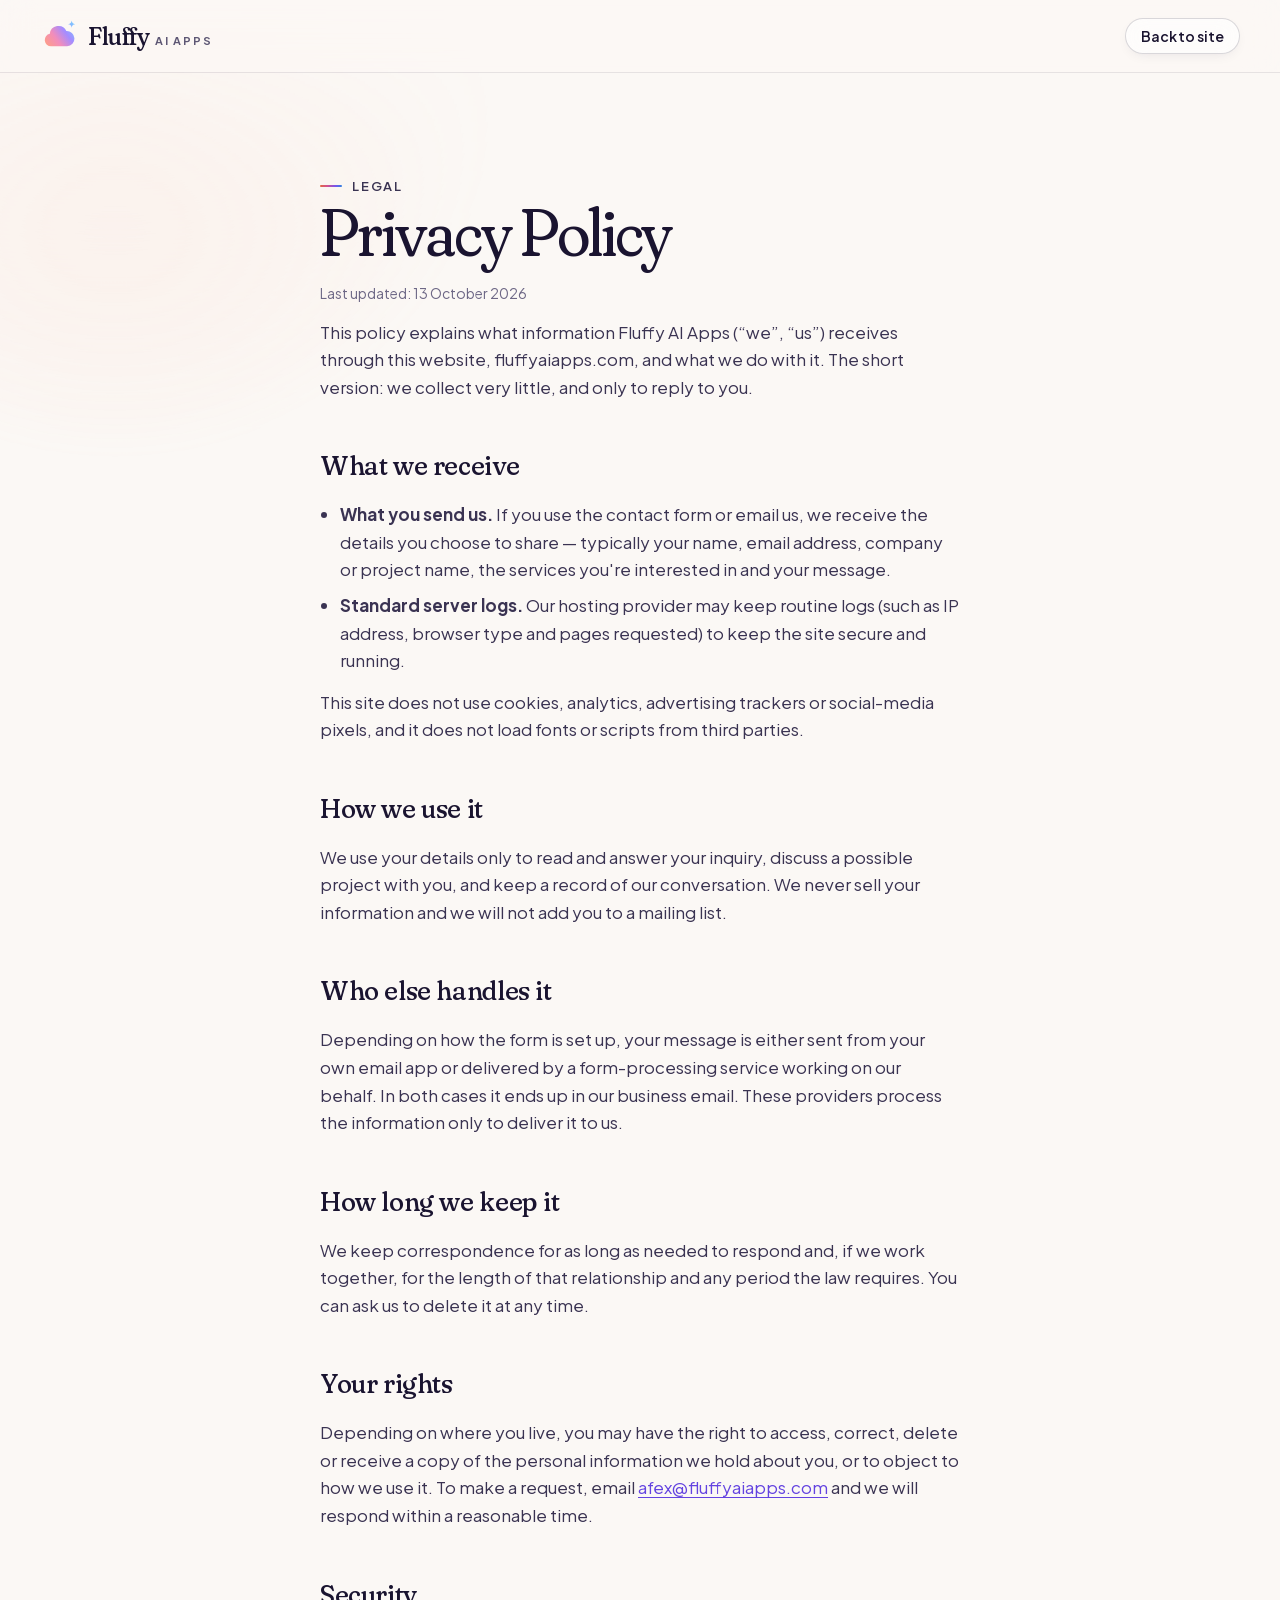
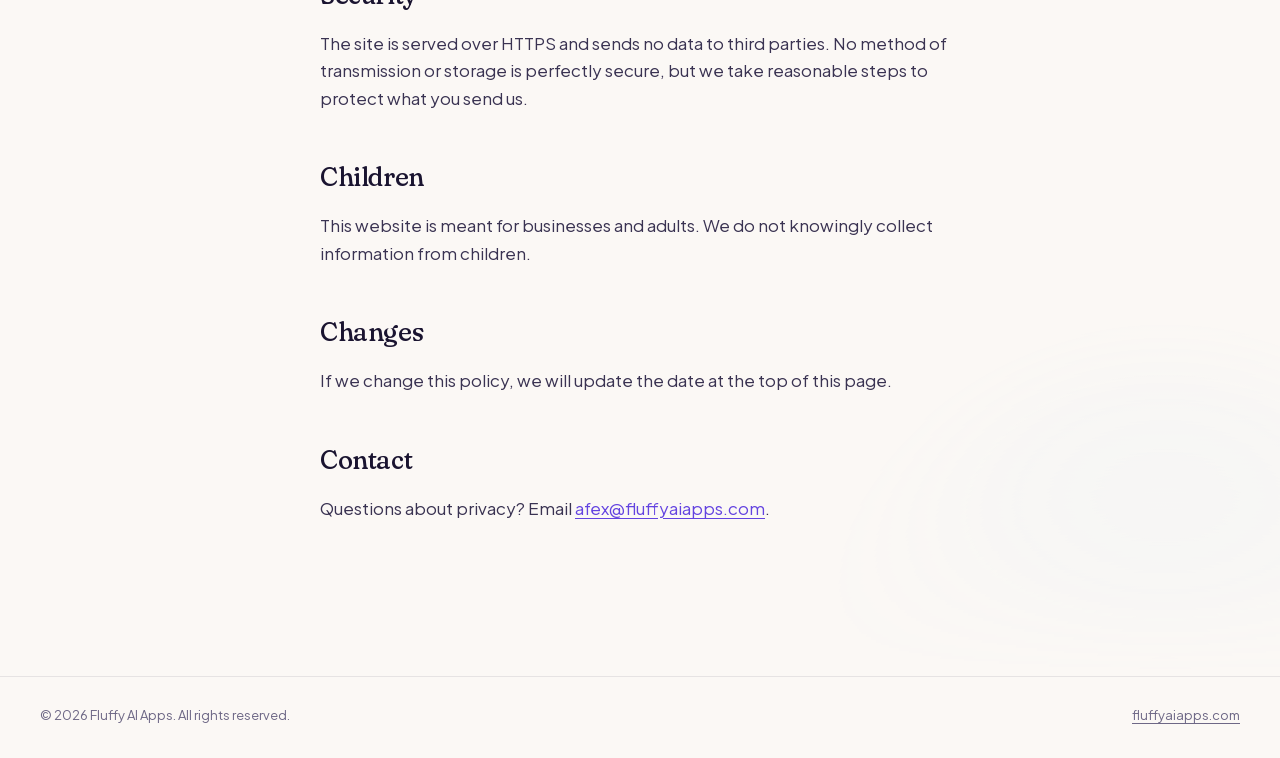
<file: privacy.html>
<!doctype html>
<html lang="en">
<head>
  <meta charset="utf-8">
  <meta name="viewport" content="width=device-width, initial-scale=1, viewport-fit=cover">
  <meta http-equiv="Content-Security-Policy" content="default-src 'self'; script-src 'self'; style-src 'self'; img-src 'self' data:; font-src 'self'; connect-src 'self'; base-uri 'self'; object-src 'none'; upgrade-insecure-requests">
  <meta name="referrer" content="strict-origin-when-cross-origin">
  <title>Privacy Policy — Fluffy AI Apps</title>
  <meta name="description" content="How Fluffy AI Apps handles information sent through fluffyaiapps.com.">
  <link rel="canonical" href="https://fluffyaiapps.com/privacy.html">
  <meta name="robots" content="index, follow">
  <meta name="theme-color" content="#FBF8F5">
  <meta name="color-scheme" content="light">
  <link rel="icon" href="/favicon.ico" sizes="32x32">
  <link rel="icon" href="/assets/img/favicon.svg" type="image/svg+xml">
  <link rel="apple-touch-icon" href="/assets/img/apple-touch-icon.png">
  <link rel="manifest" href="/site.webmanifest">
  <link rel="preload" href="/assets/fonts/fraunces-soft.woff2" as="font" type="font/woff2" crossorigin>
  <link rel="stylesheet" href="/assets/css/styles.css">
</head>
<body>
  <!-- Shared logo symbol (kept rendered at 0×0 so its gradient works in every browser) -->
  <svg class="sprite" aria-hidden="true" focusable="false" width="0" height="0">
    <defs>
      <linearGradient id="fluff-grad" x1="6" y1="36" x2="42" y2="10" gradientUnits="userSpaceOnUse">
        <stop offset="0" stop-color="#FF9F82"/>
        <stop offset=".38" stop-color="#F28DBB"/>
        <stop offset=".7" stop-color="#A58CFF"/>
        <stop offset="1" stop-color="#7FC2FF"/>
      </linearGradient>
      <symbol id="mark" viewBox="0 0 48 48">
        <path fill="url(#fluff-grad)" d="M14 37a8 8 0 0 1-1.6-15.84A11 11 0 0 1 33.3 17.6 8.7 8.7 0 0 1 34.3 37H14Z"/>
        <path fill="url(#fluff-grad)" d="M40 4.5c.4 2.9 1.6 4.1 4.5 4.5-2.9.4-4.1 1.6-4.5 4.5-.4-2.9-1.6-4.1-4.5-4.5 2.9-.4 4.1-1.6 4.5-4.5Z"/>
      </symbol>
      <linearGradient id="ink-grad" x1="0" y1="1" x2="1" y2="0">
        <stop offset="0" stop-color="#E9744F"/>
        <stop offset=".4" stop-color="#D65597"/>
        <stop offset=".75" stop-color="#7B5CF0"/>
        <stop offset="1" stop-color="#3B8DE3"/>
      </linearGradient>
    </defs>
  </svg>

  <a class="skip-link" href="#main">Skip to content</a>

  <header class="site-header is-scrolled">
    <div class="container header-inner">
      <a class="brand" href="/" aria-label="Fluffy AI Apps — home">
        <svg class="brand-mark" aria-hidden="true"><use href="#mark"/></svg>
        <span class="brand-word">Fluffy<span class="brand-sub">AI Apps</span></span>
      </a>
      <a class="btn btn-glass btn-sm back-link" href="/">Back to site</a>
    </div>
  </header>

  <main id="main" class="page">
    <div class="aurora soft" aria-hidden="true"><span class="blob b1"></span><span class="blob b2"></span></div>
    <article class="container prose">
      <p class="eyebrow">Legal</p>
      <h1>Privacy Policy</h1>
      <p class="updated">Last updated: 13 October 2026</p>

      <p>This policy explains what information Fluffy AI Apps (“we”, “us”) receives through this website, fluffyaiapps.com, and what we do with it. The short version: we collect very little, and only to reply to you.</p>

      <h2>What we receive</h2>
      <ul>
        <li><strong>What you send us.</strong> If you use the contact form or email us, we receive the details you choose to share — typically your name, email address, company or project name, the services you're interested in and your message.</li>
        <li><strong>Standard server logs.</strong> Our hosting provider may keep routine logs (such as IP address, browser type and pages requested) to keep the site secure and running.</li>
      </ul>
      <p>This site does not use cookies, analytics, advertising trackers or social-media pixels, and it does not load fonts or scripts from third parties.</p>

      <h2>How we use it</h2>
      <p>We use your details only to read and answer your inquiry, discuss a possible project with you, and keep a record of our conversation. We never sell your information and we will not add you to a mailing list.</p>

      <h2>Who else handles it</h2>
      <p>Depending on how the form is set up, your message is either sent from your own email app or delivered by a form-processing service working on our behalf. In both cases it ends up in our business email. These providers process the information only to deliver it to us.</p>

      <h2>How long we keep it</h2>
      <p>We keep correspondence for as long as needed to respond and, if we work together, for the length of that relationship and any period the law requires. You can ask us to delete it at any time.</p>

      <h2>Your rights</h2>
      <p>Depending on where you live, you may have the right to access, correct, delete or receive a copy of the personal information we hold about you, or to object to how we use it. To make a request, email <a href="mailto:afex@fluffyaiapps.com">afex@fluffyaiapps.com</a> and we will respond within a reasonable time.</p>

      <h2>Security</h2>
      <p>The site is served over HTTPS and sends no data to third parties. No method of transmission or storage is perfectly secure, but we take reasonable steps to protect what you send us.</p>

      <h2>Children</h2>
      <p>This website is meant for businesses and adults. We do not knowingly collect information from children.</p>

      <h2>Changes</h2>
      <p>If we change this policy, we will update the date at the top of this page.</p>

      <h2>Contact</h2>
      <p>Questions about privacy? Email <a href="mailto:afex@fluffyaiapps.com">afex@fluffyaiapps.com</a>.</p>
    </article>
  </main>

  <footer class="site-footer slim">
    <div class="container footer-base">
      <p>© 2026 Fluffy AI Apps. All rights reserved.</p>
      <p><a class="link" href="/">fluffyaiapps.com</a></p>
    </div>
  </footer>
</body>
</html>
</file>
<file: assets/css/styles.css>
/* =========================================================
   Fluffy AI Apps — site styles
   Porcelain base, pastel aurora, deep plum ink.
   Fraunces (soft) for display, Plus Jakarta Sans for text.
   All brand values live in :root.
   ========================================================= */

@font-face {
  font-family: "Fraunces Soft";
  font-style: normal;
  font-weight: 300 560;
  font-display: swap;
  src: url("../fonts/fraunces-soft.woff2") format("woff2");
}
@font-face {
  font-family: "Plus Jakarta Sans";
  font-style: normal;
  font-weight: 400 700;
  font-display: swap;
  src: url("../fonts/jakarta-latin.woff2") format("woff2");
  unicode-range: U+0000-00FF, U+0131, U+0152-0153, U+02BB-02BC, U+02C6, U+02DA, U+02DC, U+0304, U+0308, U+0329, U+2000-206F, U+20AC, U+2122, U+2191, U+2193, U+2212, U+2215, U+FEFF, U+FFFD;
}

:root {
  /* surfaces */
  --porcelain: #FBF8F5;
  --cream: #F5F0EB;
  --paper: #FFFFFF;
  --plum: #15102A;
  --plum-2: #1E1838;

  /* text */
  --ink: #1A1430;
  --ink-2: #3A3352;
  --muted: #5E5774;
  --faint: #6E6886;
  --on-dark: #F4F1FA;
  --on-dark-muted: #B6AFCB;

  /* lines */
  --line: rgba(26, 20, 48, .09);
  --line-2: rgba(26, 20, 48, .16);
  --line-dark: rgba(255, 255, 255, .1);

  /* pastel palette */
  --peach: #FFB199;
  --rose: #F7A1C4;
  --lilac: #B5A3FF;
  --sky: #93CFFF;
  --mint: #A8E6CF;

  --grad-soft: linear-gradient(120deg, #FFB199 0%, #F7A1C4 32%, #B5A3FF 66%, #93CFFF 100%);
  --grad-ink: linear-gradient(100deg, #E3683F 0%, #D14F92 34%, #7655EE 70%, #2F86DF 100%);
  --danger: #C2324B;
  --ok: #1F8A54;

  --display: "Fraunces Soft", "Iowan Old Style", Georgia, serif;
  --sans: "Plus Jakarta Sans", ui-sans-serif, system-ui, -apple-system, "Segoe UI", Roboto, sans-serif;

  --r-s: 14px;
  --r-m: 22px;
  --r-l: 32px;
  --r-pill: 999px;

  --shadow-soft: 0 1px 2px rgba(26, 20, 48, .04), 0 8px 24px -8px rgba(26, 20, 48, .08), 0 30px 60px -30px rgba(120, 90, 200, .18);
  --shadow-lift: 0 2px 4px rgba(26, 20, 48, .05), 0 18px 40px -12px rgba(26, 20, 48, .14), 0 40px 80px -30px rgba(160, 110, 230, .28);

  --container: 1200px;
  --gutter: clamp(16px, 4vw, 40px);
  --section-y: clamp(96px, 12vw, 168px);
  --header-h: 72px;

  --ease: cubic-bezier(.2, .7, .2, 1);
  --ease-out: cubic-bezier(.16, 1, .3, 1);
  --spring: cubic-bezier(.34, 1.4, .64, 1);
}

/* ---------- Reset ---------- */
*, *::before, *::after { box-sizing: border-box; }
html {
  -webkit-text-size-adjust: 100%; text-size-adjust: 100%;
  scroll-behavior: smooth;
  scroll-padding-top: calc(var(--header-h) + 12px);
  background: var(--porcelain);
}
body {
  margin: 0;
  font-family: var(--sans);
  font-size: 17px;
  line-height: 1.62;
  color: var(--ink);
  background: var(--porcelain);
  -webkit-font-smoothing: antialiased;
  -moz-osx-font-smoothing: grayscale;
  overflow-x: clip;
  font-feature-settings: "ss01";
}
img, svg { display: block; max-width: 100%; }
h1, h2, h3, p, ul, ol, dl, dd, figure { margin: 0; }
ul, ol { padding: 0; list-style: none; }
a { color: inherit; text-decoration: none; }
button, input, select, textarea { font: inherit; color: inherit; }
button { cursor: pointer; background: none; border: 0; padding: 0; }
fieldset { border: 0; margin: 0; padding: 0; min-width: 0; }
::selection { background: rgba(181, 163, 255, .45); color: var(--ink); }
:focus-visible { outline: 2px solid #7655EE; outline-offset: 3px; border-radius: 8px; }

[hidden] { display: none !important; }
.sprite { position: absolute; width: 0; height: 0; overflow: hidden; }
.sr-only {
  position: absolute; width: 1px; height: 1px; padding: 0; margin: -1px;
  overflow: hidden; clip: rect(0 0 0 0); white-space: nowrap; border: 0;
}
.skip-link {
  position: absolute; left: 16px; top: -60px; z-index: 100;
  padding: 10px 16px; border-radius: var(--r-pill);
  background: var(--ink); color: #fff; font-weight: 600;
  transition: top .2s var(--ease);
}
.skip-link:focus { top: 12px; }

.container {
  width: 100%;
  max-width: calc(var(--container) + var(--gutter) * 2);
  margin-inline: auto;
  padding-inline: var(--gutter);
}

/* ---------- Type ---------- */
.eyebrow {
  display: inline-flex; align-items: center; gap: 10px;
  font-size: 13px; font-weight: 600; letter-spacing: .14em; text-transform: uppercase;
  color: var(--muted);
}
.eyebrow::before {
  content: ""; width: 22px; height: 2px; border-radius: 2px; background: var(--grad-ink);
}
.hero-eyebrow::before { display: none; }
.eyebrow.on-dark { color: var(--on-dark-muted); }

.h2 {
  font-family: var(--display);
  font-weight: 380;
  font-size: clamp(36px, 5.2vw, 64px);
  line-height: 1.04;
  letter-spacing: -.025em;
  margin-top: 18px;
  text-wrap: balance;
  font-variation-settings: "opsz" 144;
}
.h2.on-dark { color: var(--on-dark); }
.ink-grad {
  font-style: normal;
  background: var(--grad-ink);
  -webkit-background-clip: text; background-clip: text;
  color: transparent;
  -webkit-box-decoration-break: clone; box-decoration-break: clone;
  padding-bottom: .06em;
}
.lede {
  font-size: clamp(18px, 1.6vw, 21px);
  line-height: 1.6;
  color: var(--ink-2);
  max-width: 62ch;
  text-wrap: pretty;
}
.lede.muted { color: var(--muted); }
.lede.on-dark-muted { color: var(--on-dark-muted); }
.link {
  background-image: linear-gradient(currentColor, currentColor);
  background-size: 100% 1px; background-repeat: no-repeat; background-position: 0 100%;
  transition: background-size .35s var(--ease), color .2s;
  padding-bottom: 1px;
}
.link:hover { color: #7655EE; }

/* ---------- Buttons ---------- */
.btn {
  --pad-y: 12px; --pad-x: 20px;
  position: relative; isolation: isolate;
  display: inline-flex; align-items: center; justify-content: center; gap: 10px;
  padding: var(--pad-y) var(--pad-x);
  border-radius: var(--r-pill);
  font-weight: 600; font-size: 15px; line-height: 1.2; letter-spacing: -.005em;
  white-space: nowrap;
  transition: transform .35s var(--spring), box-shadow .35s var(--ease), background-color .25s, color .25s;
  -webkit-tap-highlight-color: transparent;
}
.btn-sm { --pad-y: 10px; --pad-x: 16px; font-size: 14px; }
.btn-lg { --pad-y: 16px; --pad-x: 26px; font-size: 16px; }
.btn-ink { background: var(--ink); color: #fff; box-shadow: 0 1px 0 rgba(255,255,255,.12) inset, 0 8px 20px -8px rgba(26,20,48,.5); }
.btn-ink::before {
  content: ""; position: absolute; inset: -2px; z-index: -1; border-radius: inherit;
  background: var(--grad-soft); filter: blur(14px); opacity: 0;
  transition: opacity .4s var(--ease);
}
.btn-ink:hover { transform: translateY(-2px); }
.btn-ink:hover::before { opacity: .85; }
.btn-ink:active { transform: translateY(0) scale(.98); }
.btn-glass {
  background: rgba(255,255,255,.6);
  color: var(--ink);
  box-shadow: 0 0 0 1px var(--line-2) inset, 0 4px 14px -6px rgba(26,20,48,.12);
  -webkit-backdrop-filter: blur(12px); backdrop-filter: blur(12px);
}
.btn-glass:hover { background: #fff; transform: translateY(-2px); }
.btn-arrow { display: inline-block; transition: transform .35s var(--spring); }
.btn:hover .btn-arrow { transform: translateX(4px); }
.btn[disabled] { opacity: .6; cursor: progress; transform: none; }

/* ---------- Header ---------- */
.site-header {
  position: fixed; inset: 0 0 auto; z-index: 50;
  height: var(--header-h);
  transition: background-color .35s var(--ease), box-shadow .35s var(--ease), backdrop-filter .35s;
}
.site-header.is-scrolled {
  background: rgba(251, 248, 245, .78);
  -webkit-backdrop-filter: saturate(160%) blur(18px); backdrop-filter: saturate(160%) blur(18px);
  box-shadow: 0 1px 0 var(--line);
}
.header-inner {
  height: 100%;
  display: flex; align-items: center; gap: 24px;
}
.brand { display: inline-flex; align-items: center; gap: 10px; border-radius: 12px; }
.brand-mark { width: 38px; height: 38px; flex: none; transition: transform .6s var(--spring); }
.brand:hover .brand-mark { transform: translateY(-2px) rotate(-6deg); }
.brand-word {
  display: inline-flex; align-items: baseline; gap: 6px;
  font-family: var(--display); font-weight: 480; font-size: 25px; letter-spacing: -.02em;
  font-variation-settings: "opsz" 72;
}
.brand-sub {
  font-family: var(--sans); font-size: 11px; font-weight: 700; letter-spacing: .16em;
  text-transform: uppercase; color: var(--muted);
}
.nav { margin-left: auto; }
.nav-list { display: flex; gap: 4px; }
.nav-list a {
  display: block; padding: 8px 14px; border-radius: var(--r-pill);
  font-size: 15px; font-weight: 500; color: var(--ink-2);
  transition: background-color .25s, color .25s;
}
.nav-list a:hover { background: rgba(26,20,48,.05); color: var(--ink); }
.nav-list a.is-active { color: var(--ink); background: rgba(181,163,255,.2); }

.menu-toggle {
  display: none; margin-left: auto;
  width: 44px; height: 44px; border-radius: 50%;
  align-items: center; justify-content: center;
  background: rgba(255,255,255,.7); box-shadow: 0 0 0 1px var(--line-2) inset;
}
.menu-bars { position: relative; width: 18px; height: 10px; }
.menu-bars span {
  position: absolute; left: 0; width: 100%; height: 2px; border-radius: 2px; background: var(--ink);
  transition: transform .35s var(--ease), top .35s var(--ease);
}
.menu-bars span:first-child { top: 0; }
.menu-bars span:last-child { top: 8px; }
.menu-toggle[aria-expanded="true"] .menu-bars span:first-child { top: 4px; transform: rotate(45deg); }
.menu-toggle[aria-expanded="true"] .menu-bars span:last-child { top: 4px; transform: rotate(-45deg); }

.mobile-menu {
  position: fixed; inset: var(--header-h) 0 0; z-index: 49;
  padding: 24px var(--gutter) calc(32px + env(safe-area-inset-bottom));
  background: rgba(251, 248, 245, .97);
  -webkit-backdrop-filter: blur(20px); backdrop-filter: blur(20px);
  display: flex; flex-direction: column; gap: 28px;
  overflow-y: auto;
}
.mobile-menu[hidden] { display: none; }
.mobile-menu ul { display: grid; gap: 2px; }
.mobile-menu ul a {
  display: block; padding: 12px 0;
  font-family: var(--display); font-size: 38px; font-weight: 380; letter-spacing: -.02em;
  border-bottom: 1px solid var(--line);
}
.mobile-menu.is-open ul li { animation: menu-in .5s var(--ease-out) both; }
.mobile-menu.is-open ul li:nth-child(2) { animation-delay: .04s; }
.mobile-menu.is-open ul li:nth-child(3) { animation-delay: .08s; }
.mobile-menu.is-open ul li:nth-child(4) { animation-delay: .12s; }
.mobile-menu .btn { align-self: flex-start; }
.mobile-menu-mail { color: var(--muted); }
@keyframes menu-in { from { opacity: 0; transform: translateY(12px); } }

/* ---------- Hero ---------- */
.hero {
  position: relative;
  padding-top: calc(var(--header-h) + clamp(48px, 9vw, 112px));
  padding-bottom: clamp(40px, 6vw, 80px);
  overflow: clip;
  isolation: isolate;
  text-align: center;
}
.aurora { position: absolute; inset: 0; z-index: -1; pointer-events: none; overflow: hidden;
  -webkit-mask-image: linear-gradient(180deg, #000 0%, #000 72%, transparent 100%); mask-image: linear-gradient(180deg, #000 0%, #000 72%, transparent 100%); }
.aurora.soft { -webkit-mask-image: linear-gradient(180deg, transparent 0%, #000 25%, #000 70%, transparent 100%); mask-image: linear-gradient(180deg, transparent 0%, #000 25%, #000 70%, transparent 100%); }
.blob {
  position: absolute; border-radius: 50%;
  will-change: transform;
}
.b1 { width: 62vmax; height: 62vmax; left: -22vmax; top: -26vmax;
  background: radial-gradient(closest-side, rgba(255,177,153,.55), rgba(255,177,153,0)); animation: drift1 22s var(--ease) infinite alternate; }
.b2 { width: 58vmax; height: 58vmax; right: -24vmax; top: -18vmax;
  background: radial-gradient(closest-side, rgba(147,207,255,.55), rgba(147,207,255,0)); animation: drift2 26s var(--ease) infinite alternate; }
.b3 { width: 50vmax; height: 50vmax; left: 18%; top: 22%;
  background: radial-gradient(closest-side, rgba(181,163,255,.45), rgba(181,163,255,0)); animation: drift3 30s var(--ease) infinite alternate; }
.b4 { width: 40vmax; height: 40vmax; right: 6%; top: 46%;
  background: radial-gradient(closest-side, rgba(247,161,196,.42), rgba(247,161,196,0)); animation: drift1 24s var(--ease) infinite alternate-reverse; }
@keyframes drift1 { to { transform: translate3d(8vw, 6vh, 0) scale(1.12); } }
@keyframes drift2 { to { transform: translate3d(-9vw, 10vh, 0) scale(.92); } }
@keyframes drift3 { to { transform: translate3d(-6vw, -8vh, 0) scale(1.15); } }
.grain {
  position: absolute; inset: 0; z-index: -1; pointer-events: none; opacity: .35; mix-blend-mode: multiply;
  background-image: url("data:image/svg+xml,%3Csvg xmlns='http://www.w3.org/2000/svg' width='160' height='160'%3E%3Cfilter id='n'%3E%3CfeTurbulence type='fractalNoise' baseFrequency='.9' numOctaves='2' stitchTiles='stitch'/%3E%3CfeColorMatrix values='0 0 0 0 .1 0 0 0 0 .08 0 0 0 0 .2 0 0 0 .05 0'/%3E%3C/filter%3E%3Crect width='100%25' height='100%25' filter='url(%23n)'/%3E%3C/svg%3E");
}
.hero-inner { display: flex; flex-direction: column; align-items: center; }
.hero-eyebrow {
  padding: 8px 16px 8px 12px; border-radius: var(--r-pill);
  background: rgba(255,255,255,.6); box-shadow: 0 0 0 1px var(--line) inset;
  -webkit-backdrop-filter: blur(10px); backdrop-filter: blur(10px);
  letter-spacing: .08em; font-size: 12px; color: var(--ink-2);
}
.hero-eyebrow .dot {
  width: 8px; height: 8px; border-radius: 50%; background: var(--grad-ink);
  box-shadow: 0 0 0 4px rgba(181,163,255,.25);
  animation: pulse 2.6s var(--ease) infinite;
}
@keyframes pulse { 50% { box-shadow: 0 0 0 7px rgba(181,163,255,.08); } }
.hero-title {
  margin-top: 28px;
  font-family: var(--display);
  font-weight: 360;
  font-size: clamp(46px, 8.6vw, 112px);
  line-height: .98;
  letter-spacing: -.035em;
  font-variation-settings: "opsz" 144;
  text-wrap: balance;
}
.hero-title .ink-grad { font-weight: 440; }
.hero-lede {
  margin-top: 28px; max-width: 640px;
  font-size: clamp(17px, 1.7vw, 20px); color: var(--muted); line-height: 1.6;
  text-wrap: pretty;
}
.hero-ctas { margin-top: 36px; display: flex; flex-wrap: wrap; gap: 12px; justify-content: center; }

/* Load-in choreography */
.load-in { animation: rise 1s var(--ease-out) both; }
.load-in.d1 { animation-delay: .08s; }
.load-in.d2 { animation-delay: .18s; }
.load-in.d3 { animation-delay: .28s; }
.load-in.d4 { animation-delay: .4s; animation-duration: 1.4s; }
@keyframes rise { from { opacity: 0; transform: translateY(24px); filter: blur(6px); } }

/* ---------- Hero stage: orbit + phone ---------- */
.stage {
  --rx: min(calc(50vw - 88px), 470px);
  --ry: 92px;
  position: relative;
  height: clamp(440px, 52vw, 600px);
  margin-top: clamp(24px, 4vw, 48px);
  perspective: 1200px;
}
.orbit-ring {
  position: absolute; left: 50%; top: 52%;
  width: calc(var(--rx) * 2); height: calc(var(--ry) * 2);
  transform: translate(-50%, -50%);
  border-radius: 50%;
  border: 1px solid rgba(118, 85, 238, .18);
}
.orbit-ring.r2 {
  width: calc(var(--rx) * 2.5); height: calc(var(--ry) * 2.9);
  border-color: rgba(118, 85, 238, .08); border-style: dashed;
}
.phone {
  position: absolute; left: 50%; top: 50%;
  width: clamp(220px, 21vw, 270px); aspect-ratio: 9 / 19;
  transform: translate(-50%, -50%);
  z-index: 5;
}
.phone-body {
  width: 100%; height: 100%;
  border-radius: 44px;
  padding: 9px;
  background: linear-gradient(145deg, #2A2342, #120E22);
  box-shadow:
    0 0 0 1.5px rgba(255,255,255,.12) inset,
    0 2px 0 rgba(255,255,255,.18) inset,
    0 50px 90px -30px rgba(70, 40, 140, .55),
    0 30px 60px -20px rgba(26, 20, 48, .4);
  transform: rotateX(var(--tx, 8deg)) rotateY(var(--ty, -10deg));
  transform-style: preserve-3d;
  transition: transform .9s var(--ease-out);
  animation: float 7s var(--ease) infinite alternate;
}
@keyframes float { to { translate: 0 -14px; } }
.phone-screen {
  position: relative; width: 100%; height: 100%;
  border-radius: 36px; overflow: hidden;
  padding: 44px 16px 0;
  background:
    radial-gradient(120% 70% at 10% 0%, rgba(255,177,153,.55), transparent 60%),
    radial-gradient(120% 70% at 100% 30%, rgba(147,207,255,.5), transparent 60%),
    radial-gradient(120% 80% at 40% 100%, rgba(181,163,255,.5), transparent 60%),
    #FBF8F5;
  display: flex; flex-direction: column; gap: 12px;
}
.ps-island { position: absolute; top: 11px; left: 50%; transform: translateX(-50%); width: 34%; height: 22px; border-radius: 14px; background: #0B0816; }
.ps-status { position: absolute; top: 15px; left: 20px; right: 20px; display: flex; justify-content: space-between; }
.ps-status span { width: 24px; height: 8px; border-radius: 4px; background: rgba(26,20,48,.55); }
.ps-status span:last-child { width: 30px; }
.ps-hello { display: grid; gap: 7px; padding-top: 6px; }
.ps-hello span { height: 10px; border-radius: 5px; background: rgba(26,20,48,.75); }
.ps-hello .w60 { width: 62%; height: 14px; }
.ps-hello .w35 { width: 38%; background: rgba(26,20,48,.25); }
.ps-card {
  position: relative; height: 32%;
  border-radius: 22px; overflow: hidden;
  background: var(--grad-ink);
  box-shadow: 0 14px 30px -12px rgba(118,85,238,.6);
}
.ps-mark {
  position: absolute; top: 14px; left: 14px; width: 40px; height: 40px;
  filter: brightness(0) invert(1); opacity: .95;
  animation: breathe 4s var(--ease) infinite alternate;
}
@keyframes breathe { to { transform: scale(1.08) translateY(-2px); } }
.ps-wave { position: absolute; left: 0; right: 0; bottom: 10px; width: 100%; height: 44%; }
.ps-wave path { stroke-dasharray: 320; stroke-dashoffset: 320; animation: draw 2.4s .9s var(--ease-out) forwards; }
@keyframes draw { to { stroke-dashoffset: 0; } }
.ps-tiles { display: grid; grid-template-columns: 1fr 1fr; gap: 10px; height: 16%; }
.ps-tiles span { border-radius: 18px; background: rgba(255,255,255,.75); box-shadow: 0 0 0 1px rgba(26,20,48,.05) inset; }
.ps-tiles span:first-child { background: linear-gradient(160deg, rgba(255,255,255,.9), rgba(168,230,207,.6)); }
.ps-list { display: grid; gap: 8px; }
.ps-list span { height: 30px; border-radius: 12px; background: rgba(255,255,255,.7); }
.ps-tabbar {
  position: absolute; left: 12px; right: 12px; bottom: 12px; height: 46px;
  border-radius: 23px; background: rgba(255,255,255,.75);
  -webkit-backdrop-filter: blur(8px); backdrop-filter: blur(8px);
  box-shadow: 0 8px 20px -10px rgba(26,20,48,.3);
  display: flex; justify-content: space-around; align-items: center;
}
.ps-tabbar i { width: 18px; height: 18px; border-radius: 7px; background: rgba(26,20,48,.18); }
.ps-tabbar i.on { background: var(--ink); }

.orbit { position: absolute; left: 50%; top: 52%; width: 0; height: 0; }
.pill {
  position: absolute; left: 0; top: 0;
  display: inline-flex; align-items: center; gap: 9px;
  padding: 10px 16px 10px 12px;
  border-radius: var(--r-pill);
  background: rgba(255,255,255,.72);
  -webkit-backdrop-filter: blur(14px) saturate(140%); backdrop-filter: blur(14px) saturate(140%);
  box-shadow: 0 0 0 1px rgba(255,255,255,.8) inset, 0 0 0 1px var(--line), 0 12px 28px -12px rgba(26,20,48,.25);
  font-size: 15px; font-weight: 600; color: var(--ink); white-space: nowrap;
  translate: -50% -50%;
  will-change: transform, opacity;
}
.pd {
  width: 10px; height: 10px; border-radius: 50%;
  background: hsl(var(--h, 260) 85% 68%);
  box-shadow: 0 0 0 3px hsl(var(--h, 260) 85% 68% / .22);
}

/* ---------- Sections ---------- */
.section { position: relative; isolation: isolate; padding-block: var(--section-y); }
.section-head { max-width: 760px; display: grid; gap: 22px; }
.section-head .h2 { margin-top: 0; }

/* About */
.about { padding-top: clamp(64px, 9vw, 120px); padding-bottom: clamp(56px, 7vw, 104px); }
.about-head { max-width: 980px; }
.about-head .h2 { font-size: clamp(36px, 5.8vw, 76px); }
.about-body {
  margin-top: clamp(32px, 4vw, 56px);
  display: grid; gap: 20px;
  margin-left: auto; max-width: 720px;
}
.beliefs {
  margin-top: clamp(56px, 7vw, 96px);
  display: grid; grid-template-columns: repeat(3, 1fr); gap: 20px;
}
.belief {
  padding: 32px 28px;
  border-radius: var(--r-m);
  background: rgba(255,255,255,.6);
  box-shadow: 0 0 0 1px var(--line) inset;
  transition: transform .5s var(--spring), box-shadow .4s var(--ease), background-color .3s;
}
.belief:hover { transform: translateY(-4px); background: #fff; box-shadow: 0 0 0 1px var(--line) inset, var(--shadow-soft); }
.belief-ico { display: grid; place-items: center; width: 52px; height: 52px; border-radius: 16px; background: var(--cream); }
.belief-ico svg { width: 30px; height: 30px; }
.belief h3 { margin-top: 22px; font-family: var(--display); font-weight: 450; font-size: 24px; letter-spacing: -.015em; line-height: 1.2; font-variation-settings: "opsz" 48; }
.belief p { margin-top: 10px; color: var(--muted); font-size: 16px; }

/* Expertise bento */
.expertise { padding-top: clamp(72px, 8vw, 120px); background: linear-gradient(180deg, var(--porcelain), var(--cream) 30%, var(--cream) 70%, var(--porcelain)); }
.bento {
  margin-top: clamp(48px, 6vw, 80px);
  display: grid; grid-template-columns: repeat(6, 1fr); gap: 20px;
}
.card {
  position: relative; overflow: hidden;
  display: flex; flex-direction: column;
  border-radius: var(--r-l);
  background: var(--paper);
  box-shadow: 0 0 0 1px var(--line) inset, 0 1px 2px rgba(26,20,48,.03);
  transition: transform .6s var(--spring), box-shadow .5s var(--ease);
  grid-column: span 2;
}
.card:hover { transform: translateY(-6px); box-shadow: 0 0 0 1px var(--line) inset, var(--shadow-lift); }
.c-android, .c-ios, .c-ua, .c-money { grid-column: span 3; }
.card-art {
  position: relative; height: 200px;
  display: flex; align-items: flex-end; justify-content: center;
  padding-top: 18px;
  overflow: hidden;
}
.card-art::before {
  content: ""; position: absolute; inset: 0;
  background: radial-gradient(60% 80% at 50% 100%, var(--tint, rgba(181,163,255,.28)), transparent 70%);
}
.card-art svg { position: relative; height: 100%; width: auto; max-width: 100%; transition: transform .8s var(--ease-out); }
.card:hover .card-art svg { transform: translateY(-6px) scale(1.03); }
.c-android { --tint: rgba(168,230,207,.5); }
.c-ios { --tint: rgba(147,207,255,.4); }
.c-flutter { --tint: rgba(147,207,255,.32); }
.c-design { --tint: rgba(255,177,153,.38); }
.c-aso { --tint: rgba(181,163,255,.38); }
.c-ua { --tint: rgba(247,161,196,.34); }
.c-money { --tint: rgba(255,200,150,.36); }
.card-copy { padding: 4px 30px 30px; display: grid; gap: 10px; }
.card h3 { font-family: var(--display); font-weight: 460; font-size: clamp(24px, 2.4vw, 30px); letter-spacing: -.02em; line-height: 1.1; font-variation-settings: "opsz" 72; }
.card p { color: var(--muted); font-size: 16px; max-width: 52ch; }
.tags { display: flex; flex-wrap: wrap; gap: 6px; margin-top: 8px; }
.tags li {
  padding: 5px 11px; border-radius: var(--r-pill);
  font-size: 12.5px; font-weight: 600; color: var(--ink-2);
  background: var(--cream);
}

/* Approach — the one dark chapter */
.approach {
  background: var(--plum);
  color: var(--on-dark);
  overflow: clip;
  border-radius: clamp(28px, 4vw, 56px);
  margin-inline: clamp(8px, 1.4vw, 20px);
}
.approach-glow {
  position: absolute; inset: 0; pointer-events: none;
  background:
    radial-gradient(40% 50% at 0% 0%, rgba(255,177,153,.22), transparent 70%),
    radial-gradient(45% 55% at 100% 30%, rgba(147,207,255,.16), transparent 70%),
    radial-gradient(50% 50% at 30% 100%, rgba(181,163,255,.22), transparent 70%);
}
.approach-grid {
  position: relative;
  display: grid; grid-template-columns: minmax(0, 5fr) minmax(0, 7fr); gap: clamp(40px, 7vw, 120px);
  align-items: start;
}
.approach-side { position: sticky; top: calc(var(--header-h) + 48px); display: grid; gap: 22px; justify-items: start; }
.approach-side .h2 { margin-top: 0; }
.approach-progress { width: 100%; max-width: 280px; height: 2px; margin-top: 12px; border-radius: 2px; background: var(--line-dark); overflow: hidden; }
.approach-progress span { display: block; height: 100%; width: 100%; transform-origin: left; transform: scaleX(var(--p, 0)); background: var(--grad-soft); }
.principles { display: grid; gap: 16px; }
.principle {
  display: grid; grid-template-columns: auto 1fr; gap: 24px;
  padding: clamp(26px, 3vw, 40px);
  border-radius: var(--r-l);
  background: linear-gradient(160deg, rgba(255,255,255,.07), rgba(255,255,255,.02));
  box-shadow: 0 0 0 1px var(--line-dark) inset;
  transition: background-color .4s, box-shadow .4s;
}
.principle.is-current { box-shadow: 0 0 0 1px rgba(181,163,255,.45) inset, 0 30px 60px -30px rgba(181,163,255,.35); }
.p-num {
  font-family: var(--display); font-size: 20px; font-weight: 400;
  background: var(--grad-soft); -webkit-background-clip: text; background-clip: text; color: transparent;
  padding-top: 6px;
}
.principle h3 { font-family: var(--display); font-weight: 420; font-size: clamp(26px, 2.8vw, 36px); letter-spacing: -.02em; line-height: 1.1; font-variation-settings: "opsz" 96; }
.principle p { margin-top: 12px; color: var(--on-dark-muted); max-width: 54ch; }
.p-points { margin-top: 20px; display: flex; flex-wrap: wrap; gap: 8px; }
.p-points li {
  padding: 6px 12px; border-radius: var(--r-pill);
  font-size: 13.5px; font-weight: 600; color: var(--on-dark);
  background: rgba(255,255,255,.07); box-shadow: 0 0 0 1px var(--line-dark) inset;
}

/* Contact */
.contact { overflow: clip; }
.aurora.soft { opacity: .7; }
.aurora.soft .b2 { top: auto; bottom: -30vmax; right: -20vmax; }
.aurora.soft .b3 { top: 10%; left: -20vmax; }
.contact-grid {
  display: grid; grid-template-columns: minmax(0, 5fr) minmax(0, 6fr); gap: clamp(40px, 6vw, 96px);
  align-items: start;
}
.contact-intro { display: grid; gap: 22px; justify-items: start; position: sticky; top: calc(var(--header-h) + 48px); }
.contact-intro .h2 { margin-top: 0; }
.contact-facts { margin-top: 12px; display: grid; gap: 0; width: 100%; }
.contact-facts div { display: grid; grid-template-columns: 120px 1fr; gap: 16px; padding: 16px 0; border-top: 1px solid var(--line); }
.contact-facts div:last-child { border-bottom: 1px solid var(--line); }
.contact-facts dt { font-size: 13px; font-weight: 600; letter-spacing: .1em; text-transform: uppercase; color: var(--faint); padding-top: 2px; }
.contact-facts dd { font-weight: 500; overflow-wrap: anywhere; }

.form-card {
  position: relative;
  padding: clamp(24px, 3.4vw, 44px);
  border-radius: var(--r-l);
  background: rgba(255,255,255,.82);
  -webkit-backdrop-filter: blur(20px); backdrop-filter: blur(20px);
  box-shadow: 0 0 0 1px var(--line) inset, var(--shadow-lift);
}
.contact-form { display: grid; gap: 22px; }
.field-row { display: grid; grid-template-columns: 1fr 1fr; gap: 18px; align-items: start; }
.field { display: grid; gap: 8px; align-content: start; }
.field label, .field legend { font-size: 14px; font-weight: 600; color: var(--ink-2); padding: 0; }
.field legend { margin-bottom: 10px; }
.opt { color: var(--faint); font-weight: 500; }
.field input, .field textarea {
  width: 100%;
  padding: 14px 16px;
  border-radius: var(--r-s);
  border: 1px solid var(--line-2);
  background: var(--paper);
  font-size: 16px; line-height: 1.4;
  transition: border-color .2s, box-shadow .25s var(--ease);
  -webkit-appearance: none; appearance: none;
}
.field textarea { resize: vertical; min-height: 140px; }
.field input:hover, .field textarea:hover { border-color: rgba(26,20,48,.28); }
.field input:focus, .field textarea:focus { outline: none; border-color: #7655EE; box-shadow: 0 0 0 4px rgba(118,85,238,.16); }
.field.has-error input, .field.has-error textarea { border-color: var(--danger); box-shadow: 0 0 0 4px rgba(194,50,75,.1); }
.field-error { min-height: 0; font-size: 13.5px; font-weight: 500; color: var(--danger); }
.field-error:empty { display: none; }
.field-foot { display: flex; justify-content: space-between; gap: 12px; align-items: baseline; }
.count { margin-left: auto; font-size: 12.5px; color: var(--faint); font-variant-numeric: tabular-nums; }

.chips { display: flex; flex-wrap: wrap; gap: 8px; }
.chip { position: relative; cursor: pointer; }
.chip input { position: absolute; inset: 0; opacity: 0; margin: 0; cursor: pointer; }
.chip span {
  display: inline-flex; align-items: center; gap: 6px;
  padding: 9px 14px; border-radius: var(--r-pill);
  font-size: 14px; font-weight: 600; color: var(--ink-2);
  background: var(--cream);
  box-shadow: 0 0 0 1px transparent inset;
  transition: background-color .2s, color .2s, box-shadow .2s, transform .3s var(--spring);
}
.chip:hover span { background: #EEE7F7; }
.chip input:checked + span { background: var(--ink); color: #fff; }
.chip input:checked + span::before { content: "✓"; font-size: 12px; }
.chip input:focus-visible + span { outline: 2px solid #7655EE; outline-offset: 2px; }
.chip input:active + span { transform: scale(.96); }

.consent { display: grid; grid-template-columns: auto 1fr; gap: 12px; align-items: start; font-size: 14.5px; color: var(--muted); cursor: pointer; }
.consent input {
  -webkit-appearance: none; appearance: none;
  width: 22px; height: 22px; margin: 1px 0 0; border-radius: 7px;
  border: 1.5px solid var(--line-2); background: var(--paper);
  display: grid; place-items: center; cursor: pointer;
  transition: background-color .2s, border-color .2s;
}
.consent input::after { content: ""; width: 10px; height: 6px; border: 2px solid #fff; border-top: 0; border-right: 0; transform: rotate(-45deg) translate(1px, -1px) scale(0); transition: transform .25s var(--spring); }
.consent input:checked { background: var(--ink); border-color: var(--ink); }
.consent input:checked::after { transform: rotate(-45deg) translate(1px, -1px) scale(1); }
.consent.has-error input { border-color: var(--danger); }
.hp { position: absolute; left: -9999px; width: 1px; height: 1px; overflow: hidden; }
.form-foot { display: flex; flex-wrap: wrap; align-items: center; justify-content: space-between; gap: 16px; margin-top: 4px; }
.form-note { font-size: 13.5px; color: var(--faint); max-width: 30ch; }
.form-status { font-size: 14.5px; font-weight: 500; }
.form-status:empty { display: none; }
.form-status.is-error { color: var(--danger); }
.form-success { display: grid; justify-items: center; text-align: center; gap: 14px; padding: 40px 8px; }
.form-success[hidden] { display: none; }
.form-success:focus { outline: none; }
.success-mark { width: 72px; height: 72px; animation: breathe 2.4s var(--ease) infinite alternate; }
.form-success h3 { font-family: var(--display); font-weight: 420; font-size: 30px; letter-spacing: -.02em; }
.form-success p { color: var(--muted); max-width: 40ch; }
.form-success .btn { margin-top: 10px; }

/* Footer */
.site-footer { padding: clamp(56px, 7vw, 88px) 0 32px; border-top: 1px solid var(--line); }
.footer-inner { display: grid; grid-template-columns: 1.4fr 1fr auto; gap: 32px; align-items: start; }
.footer-tag { margin-top: 14px; color: var(--muted); font-family: var(--display); font-size: 19px; font-weight: 380; }
.footer-nav ul { display: flex; flex-wrap: wrap; gap: 6px 22px; }
.footer-nav a { color: var(--ink-2); font-weight: 500; transition: color .2s; }
.footer-nav a:hover { color: #7655EE; }
.footer-mail { font-weight: 600; }
.footer-base {
  margin-top: clamp(40px, 5vw, 64px); padding-top: 24px; border-top: 1px solid var(--line);
  display: flex; flex-wrap: wrap; justify-content: space-between; gap: 10px 32px;
  font-size: 13px; color: var(--faint);
}
.footer-base p:last-child { max-width: 70ch; }

/* ---------- Reveal on scroll ---------- */
.js .reveal { opacity: 0; transform: translateY(28px); transition: opacity .9s var(--ease-out), transform 1s var(--ease-out); }
.js .reveal.d1 { transition-delay: .08s; }
.js .reveal.d2 { transition-delay: .16s; }
.js .reveal.d3 { transition-delay: .24s; }
.js .reveal.is-in { opacity: 1; transform: none; }

/* ---------- Legal / simple pages ---------- */
.page { isolation: isolate; padding: calc(var(--header-h) + clamp(48px, 7vw, 96px)) 0 var(--section-y); position: relative; }
.page .aurora { opacity: .55; }
.prose { max-width: 720px; }
.prose h1 { font-family: var(--display); font-weight: 380; font-size: clamp(40px, 6vw, 68px); letter-spacing: -.03em; line-height: 1.02; font-variation-settings: "opsz" 144; }
.prose .updated { margin-top: 16px; color: var(--faint); font-size: 14px; }
.prose h2 { margin-top: 44px; font-family: var(--display); font-weight: 450; font-size: 26px; letter-spacing: -.015em; }
.prose p, .prose li { color: var(--ink-2); }
.prose p { margin-top: 14px; }
.prose ul { margin-top: 14px; display: grid; gap: 8px; padding-left: 1.2em; list-style: disc; }
.prose a { color: #6343E0; text-decoration: underline; text-underline-offset: 3px; }
.page-404 { isolation: isolate; min-height: 100svh; display: grid; place-items: center; text-align: center; padding: var(--header-h) var(--gutter); position: relative; overflow: clip; }
.page-404 .brand-mark { width: 96px; height: 96px; margin: 0 auto 24px; animation: float 4s var(--ease) infinite alternate; }
.page-404 h1 { font-family: var(--display); font-weight: 380; font-size: clamp(40px, 7vw, 80px); letter-spacing: -.03em; line-height: 1; }
.page-404 p { margin: 18px auto 32px; color: var(--muted); max-width: 40ch; }

/* ---------- Responsive ---------- */
@media (max-width: 1080px) {
  .card, .c-android, .c-ios, .c-ua, .c-money { grid-column: span 3; }
  .c-aso { grid-column: span 6; }
  .c-aso { display: grid; grid-template-columns: 1fr 1fr; align-items: center; }
  .c-aso .card-copy { padding: 30px; }
}
@media (max-width: 900px) {
  .nav, .header-cta { display: none; }
  .menu-toggle { display: inline-flex; }
  .beliefs { grid-template-columns: 1fr; }
  .approach-grid, .contact-grid { grid-template-columns: 1fr; }
  .approach-side, .contact-intro { position: static; }
  .approach-progress { display: none; }
  .stage { --ry: 74px; }
}
@media (max-width: 680px) {
  body { font-size: 16px; }
  .bento { grid-template-columns: 1fr; gap: 14px; }
  .card, .c-android, .c-ios, .c-ua, .c-money, .c-aso { grid-column: auto; }
  .c-aso { display: flex; }
  .c-aso .card-copy { padding: 4px 24px 26px; }
  .card-art { height: 170px; }
  .card-copy { padding: 4px 24px 26px; }
  .field-row { grid-template-columns: 1fr; }
  .principle { grid-template-columns: 1fr; gap: 10px; }
  .footer-inner { grid-template-columns: 1fr; }
  .contact-facts div { grid-template-columns: 1fr; gap: 4px; }
  .stage { --rx: calc(50vw - 74px); --ry: 64px; height: 470px; }
  .phone { width: 196px; }
  .phone-body { border-radius: 36px; padding: 7px; }
  .phone-screen { border-radius: 30px; padding: 40px 12px 0; gap: 10px; }
  .pill { font-size: 13px; padding: 8px 12px 8px 10px; gap: 7px; }
  .pd { width: 8px; height: 8px; }
  .hero-ctas { width: 100%; }
  .hero-ctas .btn { flex: 1 1 auto; }
  .form-foot .btn { width: 100%; }
  .form-note { max-width: none; }
}

/* ---------- Motion preferences ---------- */
@media (prefers-reduced-motion: reduce) {
  html { scroll-behavior: auto; }
  *, *::before, *::after { animation-duration: .001ms !important; animation-iteration-count: 1 !important; transition-duration: .001ms !important; }
  .js .reveal { opacity: 1; transform: none; }
  .ps-wave path { stroke-dashoffset: 0; }
}

@media print {
  .site-header, .aurora, .grain, .stage, .form-card { display: none !important; }
  .approach { background: none; color: var(--ink); }
}

/* Simple pages: header back link */
.back-link { margin-left: auto; }
.site-footer.slim { padding: 28px 0 32px; }
.slim .footer-base { margin-top: 0; padding-top: 0; border-top: 0; }
</file>
